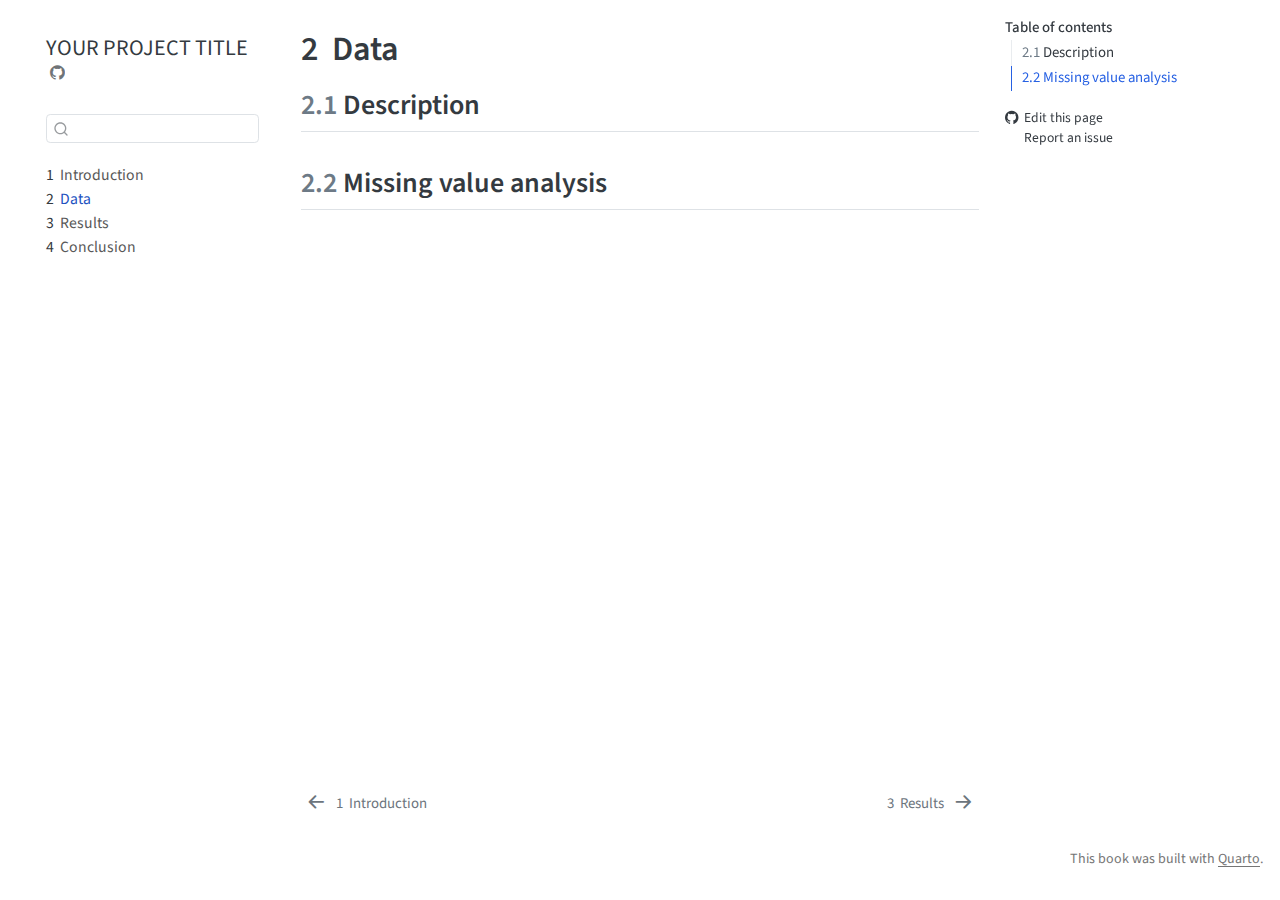
<file: docs/data.html>
<!DOCTYPE html>
<html xmlns="http://www.w3.org/1999/xhtml" lang="en" xml:lang="en"><head>

<meta charset="utf-8">
<meta name="generator" content="quarto-1.7.32">

<meta name="viewport" content="width=device-width, initial-scale=1.0, user-scalable=yes">


<title>2&nbsp; Data – YOUR PROJECT TITLE</title>
<style>
code{white-space: pre-wrap;}
span.smallcaps{font-variant: small-caps;}
div.columns{display: flex; gap: min(4vw, 1.5em);}
div.column{flex: auto; overflow-x: auto;}
div.hanging-indent{margin-left: 1.5em; text-indent: -1.5em;}
ul.task-list{list-style: none;}
ul.task-list li input[type="checkbox"] {
  width: 0.8em;
  margin: 0 0.8em 0.2em -1em; /* quarto-specific, see https://github.com/quarto-dev/quarto-cli/issues/4556 */ 
  vertical-align: middle;
}
</style>


<script src="site_libs/quarto-nav/quarto-nav.js"></script>
<script src="site_libs/quarto-nav/headroom.min.js"></script>
<script src="site_libs/clipboard/clipboard.min.js"></script>
<script src="site_libs/quarto-search/autocomplete.umd.js"></script>
<script src="site_libs/quarto-search/fuse.min.js"></script>
<script src="site_libs/quarto-search/quarto-search.js"></script>
<meta name="quarto:offset" content="./">
<link href="./results.html" rel="next">
<link href="./index.html" rel="prev">
<script src="site_libs/quarto-html/quarto.js" type="module"></script>
<script src="site_libs/quarto-html/tabsets/tabsets.js" type="module"></script>
<script src="site_libs/quarto-html/popper.min.js"></script>
<script src="site_libs/quarto-html/tippy.umd.min.js"></script>
<script src="site_libs/quarto-html/anchor.min.js"></script>
<link href="site_libs/quarto-html/tippy.css" rel="stylesheet">
<link href="site_libs/quarto-html/quarto-syntax-highlighting-37eea08aefeeee20ff55810ff984fec1.css" rel="stylesheet" id="quarto-text-highlighting-styles">
<script src="site_libs/bootstrap/bootstrap.min.js"></script>
<link href="site_libs/bootstrap/bootstrap-icons.css" rel="stylesheet">
<link href="site_libs/bootstrap/bootstrap-485d01fc63b59abcd3ee1bf1e8e2748d.min.css" rel="stylesheet" append-hash="true" id="quarto-bootstrap" data-mode="light">
<script id="quarto-search-options" type="application/json">{
  "location": "sidebar",
  "copy-button": false,
  "collapse-after": 3,
  "panel-placement": "start",
  "type": "textbox",
  "limit": 50,
  "keyboard-shortcut": [
    "f",
    "/",
    "s"
  ],
  "show-item-context": false,
  "language": {
    "search-no-results-text": "No results",
    "search-matching-documents-text": "matching documents",
    "search-copy-link-title": "Copy link to search",
    "search-hide-matches-text": "Hide additional matches",
    "search-more-match-text": "more match in this document",
    "search-more-matches-text": "more matches in this document",
    "search-clear-button-title": "Clear",
    "search-text-placeholder": "",
    "search-detached-cancel-button-title": "Cancel",
    "search-submit-button-title": "Submit",
    "search-label": "Search"
  }
}</script>


</head>

<body class="nav-sidebar floating quarto-light">

<div id="quarto-search-results"></div>
  <header id="quarto-header" class="headroom fixed-top">
  <nav class="quarto-secondary-nav">
    <div class="container-fluid d-flex">
      <button type="button" class="quarto-btn-toggle btn" data-bs-toggle="collapse" role="button" data-bs-target=".quarto-sidebar-collapse-item" aria-controls="quarto-sidebar" aria-expanded="false" aria-label="Toggle sidebar navigation" onclick="if (window.quartoToggleHeadroom) { window.quartoToggleHeadroom(); }">
        <i class="bi bi-layout-text-sidebar-reverse"></i>
      </button>
        <nav class="quarto-page-breadcrumbs" aria-label="breadcrumb"><ol class="breadcrumb"><li class="breadcrumb-item"><a href="./data.html"><span class="chapter-number">2</span>&nbsp; <span class="chapter-title">Data</span></a></li></ol></nav>
        <a class="flex-grow-1" role="navigation" data-bs-toggle="collapse" data-bs-target=".quarto-sidebar-collapse-item" aria-controls="quarto-sidebar" aria-expanded="false" aria-label="Toggle sidebar navigation" onclick="if (window.quartoToggleHeadroom) { window.quartoToggleHeadroom(); }">      
        </a>
      <button type="button" class="btn quarto-search-button" aria-label="Search" onclick="window.quartoOpenSearch();">
        <i class="bi bi-search"></i>
      </button>
    </div>
  </nav>
</header>
<!-- content -->
<div id="quarto-content" class="quarto-container page-columns page-rows-contents page-layout-article">
<!-- sidebar -->
  <nav id="quarto-sidebar" class="sidebar collapse collapse-horizontal quarto-sidebar-collapse-item sidebar-navigation floating overflow-auto">
    <div class="pt-lg-2 mt-2 text-left sidebar-header">
    <div class="sidebar-title mb-0 py-0">
      <a href="./">YOUR PROJECT TITLE</a> 
        <div class="sidebar-tools-main">
    <a href="https://github.com/YOUR_GITHUB_ACCOUNT/REPO_NAME" title="Source Code" class="quarto-navigation-tool px-1" aria-label="Source Code"><i class="bi bi-github"></i></a>
</div>
    </div>
      </div>
        <div class="mt-2 flex-shrink-0 align-items-center">
        <div class="sidebar-search">
        <div id="quarto-search" class="" title="Search"></div>
        </div>
        </div>
    <div class="sidebar-menu-container"> 
    <ul class="list-unstyled mt-1">
        <li class="sidebar-item">
  <div class="sidebar-item-container"> 
  <a href="./index.html" class="sidebar-item-text sidebar-link">
 <span class="menu-text"><span class="chapter-number">1</span>&nbsp; <span class="chapter-title">Introduction</span></span></a>
  </div>
</li>
        <li class="sidebar-item">
  <div class="sidebar-item-container"> 
  <a href="./data.html" class="sidebar-item-text sidebar-link active">
 <span class="menu-text"><span class="chapter-number">2</span>&nbsp; <span class="chapter-title">Data</span></span></a>
  </div>
</li>
        <li class="sidebar-item">
  <div class="sidebar-item-container"> 
  <a href="./results.html" class="sidebar-item-text sidebar-link">
 <span class="menu-text"><span class="chapter-number">3</span>&nbsp; <span class="chapter-title">Results</span></span></a>
  </div>
</li>
        <li class="sidebar-item">
  <div class="sidebar-item-container"> 
  <a href="./conclusion.html" class="sidebar-item-text sidebar-link">
 <span class="menu-text"><span class="chapter-number">4</span>&nbsp; <span class="chapter-title">Conclusion</span></span></a>
  </div>
</li>
    </ul>
    </div>
</nav>
<div id="quarto-sidebar-glass" class="quarto-sidebar-collapse-item" data-bs-toggle="collapse" data-bs-target=".quarto-sidebar-collapse-item"></div>
<!-- margin-sidebar -->
    <div id="quarto-margin-sidebar" class="sidebar margin-sidebar">
        <nav id="TOC" role="doc-toc" class="toc-active">
    <h2 id="toc-title">Table of contents</h2>
   
  <ul>
  <li><a href="#description" id="toc-description" class="nav-link active" data-scroll-target="#description"><span class="header-section-number">2.1</span> Description</a></li>
  <li><a href="#missing-value-analysis" id="toc-missing-value-analysis" class="nav-link" data-scroll-target="#missing-value-analysis"><span class="header-section-number">2.2</span> Missing value analysis</a></li>
  </ul>
<div class="toc-actions"><ul><li><a href="https://github.com/YOUR_GITHUB_ACCOUNT/REPO_NAME/edit/main/data.qmd" class="toc-action"><i class="bi bi-github"></i>Edit this page</a></li><li><a href="https://github.com/YOUR_GITHUB_ACCOUNT/REPO_NAME/issues/new" class="toc-action"><i class="bi empty"></i>Report an issue</a></li></ul></div></nav>
    </div>
<!-- main -->
<main class="content" id="quarto-document-content">

<header id="title-block-header" class="quarto-title-block default">
<div class="quarto-title">
<h1 class="title"><span class="chapter-number">2</span>&nbsp; <span class="chapter-title">Data</span></h1>
</div>



<div class="quarto-title-meta">

    
  
    
  </div>
  


</header>


<section id="description" class="level2" data-number="2.1">
<h2 data-number="2.1" class="anchored" data-anchor-id="description"><span class="header-section-number">2.1</span> Description</h2>
</section>
<section id="missing-value-analysis" class="level2" data-number="2.2">
<h2 data-number="2.2" class="anchored" data-anchor-id="missing-value-analysis"><span class="header-section-number">2.2</span> Missing value analysis</h2>


</section>

</main> <!-- /main -->
<script id="quarto-html-after-body" type="application/javascript">
  window.document.addEventListener("DOMContentLoaded", function (event) {
    const icon = "";
    const anchorJS = new window.AnchorJS();
    anchorJS.options = {
      placement: 'right',
      icon: icon
    };
    anchorJS.add('.anchored');
    const isCodeAnnotation = (el) => {
      for (const clz of el.classList) {
        if (clz.startsWith('code-annotation-')) {                     
          return true;
        }
      }
      return false;
    }
    const onCopySuccess = function(e) {
      // button target
      const button = e.trigger;
      // don't keep focus
      button.blur();
      // flash "checked"
      button.classList.add('code-copy-button-checked');
      var currentTitle = button.getAttribute("title");
      button.setAttribute("title", "Copied!");
      let tooltip;
      if (window.bootstrap) {
        button.setAttribute("data-bs-toggle", "tooltip");
        button.setAttribute("data-bs-placement", "left");
        button.setAttribute("data-bs-title", "Copied!");
        tooltip = new bootstrap.Tooltip(button, 
          { trigger: "manual", 
            customClass: "code-copy-button-tooltip",
            offset: [0, -8]});
        tooltip.show();    
      }
      setTimeout(function() {
        if (tooltip) {
          tooltip.hide();
          button.removeAttribute("data-bs-title");
          button.removeAttribute("data-bs-toggle");
          button.removeAttribute("data-bs-placement");
        }
        button.setAttribute("title", currentTitle);
        button.classList.remove('code-copy-button-checked');
      }, 1000);
      // clear code selection
      e.clearSelection();
    }
    const getTextToCopy = function(trigger) {
        const codeEl = trigger.previousElementSibling.cloneNode(true);
        for (const childEl of codeEl.children) {
          if (isCodeAnnotation(childEl)) {
            childEl.remove();
          }
        }
        return codeEl.innerText;
    }
    const clipboard = new window.ClipboardJS('.code-copy-button:not([data-in-quarto-modal])', {
      text: getTextToCopy
    });
    clipboard.on('success', onCopySuccess);
    if (window.document.getElementById('quarto-embedded-source-code-modal')) {
      const clipboardModal = new window.ClipboardJS('.code-copy-button[data-in-quarto-modal]', {
        text: getTextToCopy,
        container: window.document.getElementById('quarto-embedded-source-code-modal')
      });
      clipboardModal.on('success', onCopySuccess);
    }
      var localhostRegex = new RegExp(/^(?:http|https):\/\/localhost\:?[0-9]*\//);
      var mailtoRegex = new RegExp(/^mailto:/);
        var filterRegex = new RegExp('/' + window.location.host + '/');
      var isInternal = (href) => {
          return filterRegex.test(href) || localhostRegex.test(href) || mailtoRegex.test(href);
      }
      // Inspect non-navigation links and adorn them if external
     var links = window.document.querySelectorAll('a[href]:not(.nav-link):not(.navbar-brand):not(.toc-action):not(.sidebar-link):not(.sidebar-item-toggle):not(.pagination-link):not(.no-external):not([aria-hidden]):not(.dropdown-item):not(.quarto-navigation-tool):not(.about-link)');
      for (var i=0; i<links.length; i++) {
        const link = links[i];
        if (!isInternal(link.href)) {
          // undo the damage that might have been done by quarto-nav.js in the case of
          // links that we want to consider external
          if (link.dataset.originalHref !== undefined) {
            link.href = link.dataset.originalHref;
          }
        }
      }
    function tippyHover(el, contentFn, onTriggerFn, onUntriggerFn) {
      const config = {
        allowHTML: true,
        maxWidth: 500,
        delay: 100,
        arrow: false,
        appendTo: function(el) {
            return el.parentElement;
        },
        interactive: true,
        interactiveBorder: 10,
        theme: 'quarto',
        placement: 'bottom-start',
      };
      if (contentFn) {
        config.content = contentFn;
      }
      if (onTriggerFn) {
        config.onTrigger = onTriggerFn;
      }
      if (onUntriggerFn) {
        config.onUntrigger = onUntriggerFn;
      }
      window.tippy(el, config); 
    }
    const noterefs = window.document.querySelectorAll('a[role="doc-noteref"]');
    for (var i=0; i<noterefs.length; i++) {
      const ref = noterefs[i];
      tippyHover(ref, function() {
        // use id or data attribute instead here
        let href = ref.getAttribute('data-footnote-href') || ref.getAttribute('href');
        try { href = new URL(href).hash; } catch {}
        const id = href.replace(/^#\/?/, "");
        const note = window.document.getElementById(id);
        if (note) {
          return note.innerHTML;
        } else {
          return "";
        }
      });
    }
    const xrefs = window.document.querySelectorAll('a.quarto-xref');
    const processXRef = (id, note) => {
      // Strip column container classes
      const stripColumnClz = (el) => {
        el.classList.remove("page-full", "page-columns");
        if (el.children) {
          for (const child of el.children) {
            stripColumnClz(child);
          }
        }
      }
      stripColumnClz(note)
      if (id === null || id.startsWith('sec-')) {
        // Special case sections, only their first couple elements
        const container = document.createElement("div");
        if (note.children && note.children.length > 2) {
          container.appendChild(note.children[0].cloneNode(true));
          for (let i = 1; i < note.children.length; i++) {
            const child = note.children[i];
            if (child.tagName === "P" && child.innerText === "") {
              continue;
            } else {
              container.appendChild(child.cloneNode(true));
              break;
            }
          }
          if (window.Quarto?.typesetMath) {
            window.Quarto.typesetMath(container);
          }
          return container.innerHTML
        } else {
          if (window.Quarto?.typesetMath) {
            window.Quarto.typesetMath(note);
          }
          return note.innerHTML;
        }
      } else {
        // Remove any anchor links if they are present
        const anchorLink = note.querySelector('a.anchorjs-link');
        if (anchorLink) {
          anchorLink.remove();
        }
        if (window.Quarto?.typesetMath) {
          window.Quarto.typesetMath(note);
        }
        if (note.classList.contains("callout")) {
          return note.outerHTML;
        } else {
          return note.innerHTML;
        }
      }
    }
    for (var i=0; i<xrefs.length; i++) {
      const xref = xrefs[i];
      tippyHover(xref, undefined, function(instance) {
        instance.disable();
        let url = xref.getAttribute('href');
        let hash = undefined; 
        if (url.startsWith('#')) {
          hash = url;
        } else {
          try { hash = new URL(url).hash; } catch {}
        }
        if (hash) {
          const id = hash.replace(/^#\/?/, "");
          const note = window.document.getElementById(id);
          if (note !== null) {
            try {
              const html = processXRef(id, note.cloneNode(true));
              instance.setContent(html);
            } finally {
              instance.enable();
              instance.show();
            }
          } else {
            // See if we can fetch this
            fetch(url.split('#')[0])
            .then(res => res.text())
            .then(html => {
              const parser = new DOMParser();
              const htmlDoc = parser.parseFromString(html, "text/html");
              const note = htmlDoc.getElementById(id);
              if (note !== null) {
                const html = processXRef(id, note);
                instance.setContent(html);
              } 
            }).finally(() => {
              instance.enable();
              instance.show();
            });
          }
        } else {
          // See if we can fetch a full url (with no hash to target)
          // This is a special case and we should probably do some content thinning / targeting
          fetch(url)
          .then(res => res.text())
          .then(html => {
            const parser = new DOMParser();
            const htmlDoc = parser.parseFromString(html, "text/html");
            const note = htmlDoc.querySelector('main.content');
            if (note !== null) {
              // This should only happen for chapter cross references
              // (since there is no id in the URL)
              // remove the first header
              if (note.children.length > 0 && note.children[0].tagName === "HEADER") {
                note.children[0].remove();
              }
              const html = processXRef(null, note);
              instance.setContent(html);
            } 
          }).finally(() => {
            instance.enable();
            instance.show();
          });
        }
      }, function(instance) {
      });
    }
        let selectedAnnoteEl;
        const selectorForAnnotation = ( cell, annotation) => {
          let cellAttr = 'data-code-cell="' + cell + '"';
          let lineAttr = 'data-code-annotation="' +  annotation + '"';
          const selector = 'span[' + cellAttr + '][' + lineAttr + ']';
          return selector;
        }
        const selectCodeLines = (annoteEl) => {
          const doc = window.document;
          const targetCell = annoteEl.getAttribute("data-target-cell");
          const targetAnnotation = annoteEl.getAttribute("data-target-annotation");
          const annoteSpan = window.document.querySelector(selectorForAnnotation(targetCell, targetAnnotation));
          const lines = annoteSpan.getAttribute("data-code-lines").split(",");
          const lineIds = lines.map((line) => {
            return targetCell + "-" + line;
          })
          let top = null;
          let height = null;
          let parent = null;
          if (lineIds.length > 0) {
              //compute the position of the single el (top and bottom and make a div)
              const el = window.document.getElementById(lineIds[0]);
              top = el.offsetTop;
              height = el.offsetHeight;
              parent = el.parentElement.parentElement;
            if (lineIds.length > 1) {
              const lastEl = window.document.getElementById(lineIds[lineIds.length - 1]);
              const bottom = lastEl.offsetTop + lastEl.offsetHeight;
              height = bottom - top;
            }
            if (top !== null && height !== null && parent !== null) {
              // cook up a div (if necessary) and position it 
              let div = window.document.getElementById("code-annotation-line-highlight");
              if (div === null) {
                div = window.document.createElement("div");
                div.setAttribute("id", "code-annotation-line-highlight");
                div.style.position = 'absolute';
                parent.appendChild(div);
              }
              div.style.top = top - 2 + "px";
              div.style.height = height + 4 + "px";
              div.style.left = 0;
              let gutterDiv = window.document.getElementById("code-annotation-line-highlight-gutter");
              if (gutterDiv === null) {
                gutterDiv = window.document.createElement("div");
                gutterDiv.setAttribute("id", "code-annotation-line-highlight-gutter");
                gutterDiv.style.position = 'absolute';
                const codeCell = window.document.getElementById(targetCell);
                const gutter = codeCell.querySelector('.code-annotation-gutter');
                gutter.appendChild(gutterDiv);
              }
              gutterDiv.style.top = top - 2 + "px";
              gutterDiv.style.height = height + 4 + "px";
            }
            selectedAnnoteEl = annoteEl;
          }
        };
        const unselectCodeLines = () => {
          const elementsIds = ["code-annotation-line-highlight", "code-annotation-line-highlight-gutter"];
          elementsIds.forEach((elId) => {
            const div = window.document.getElementById(elId);
            if (div) {
              div.remove();
            }
          });
          selectedAnnoteEl = undefined;
        };
          // Handle positioning of the toggle
      window.addEventListener(
        "resize",
        throttle(() => {
          elRect = undefined;
          if (selectedAnnoteEl) {
            selectCodeLines(selectedAnnoteEl);
          }
        }, 10)
      );
      function throttle(fn, ms) {
      let throttle = false;
      let timer;
        return (...args) => {
          if(!throttle) { // first call gets through
              fn.apply(this, args);
              throttle = true;
          } else { // all the others get throttled
              if(timer) clearTimeout(timer); // cancel #2
              timer = setTimeout(() => {
                fn.apply(this, args);
                timer = throttle = false;
              }, ms);
          }
        };
      }
        // Attach click handler to the DT
        const annoteDls = window.document.querySelectorAll('dt[data-target-cell]');
        for (const annoteDlNode of annoteDls) {
          annoteDlNode.addEventListener('click', (event) => {
            const clickedEl = event.target;
            if (clickedEl !== selectedAnnoteEl) {
              unselectCodeLines();
              const activeEl = window.document.querySelector('dt[data-target-cell].code-annotation-active');
              if (activeEl) {
                activeEl.classList.remove('code-annotation-active');
              }
              selectCodeLines(clickedEl);
              clickedEl.classList.add('code-annotation-active');
            } else {
              // Unselect the line
              unselectCodeLines();
              clickedEl.classList.remove('code-annotation-active');
            }
          });
        }
    const findCites = (el) => {
      const parentEl = el.parentElement;
      if (parentEl) {
        const cites = parentEl.dataset.cites;
        if (cites) {
          return {
            el,
            cites: cites.split(' ')
          };
        } else {
          return findCites(el.parentElement)
        }
      } else {
        return undefined;
      }
    };
    var bibliorefs = window.document.querySelectorAll('a[role="doc-biblioref"]');
    for (var i=0; i<bibliorefs.length; i++) {
      const ref = bibliorefs[i];
      const citeInfo = findCites(ref);
      if (citeInfo) {
        tippyHover(citeInfo.el, function() {
          var popup = window.document.createElement('div');
          citeInfo.cites.forEach(function(cite) {
            var citeDiv = window.document.createElement('div');
            citeDiv.classList.add('hanging-indent');
            citeDiv.classList.add('csl-entry');
            var biblioDiv = window.document.getElementById('ref-' + cite);
            if (biblioDiv) {
              citeDiv.innerHTML = biblioDiv.innerHTML;
            }
            popup.appendChild(citeDiv);
          });
          return popup.innerHTML;
        });
      }
    }
  });
  </script>
<nav class="page-navigation">
  <div class="nav-page nav-page-previous">
      <a href="./index.html" class="pagination-link" aria-label="Introduction">
        <i class="bi bi-arrow-left-short"></i> <span class="nav-page-text"><span class="chapter-number">1</span>&nbsp; <span class="chapter-title">Introduction</span></span>
      </a>          
  </div>
  <div class="nav-page nav-page-next">
      <a href="./results.html" class="pagination-link" aria-label="Results">
        <span class="nav-page-text"><span class="chapter-number">3</span>&nbsp; <span class="chapter-title">Results</span></span> <i class="bi bi-arrow-right-short"></i>
      </a>
  </div>
</nav>
</div> <!-- /content -->
<footer class="footer">
  <div class="nav-footer">
    <div class="nav-footer-left">
      &nbsp;
    </div>   
    <div class="nav-footer-center">
      &nbsp;
    <div class="toc-actions d-sm-block d-md-none"><ul><li><a href="https://github.com/YOUR_GITHUB_ACCOUNT/REPO_NAME/edit/main/data.qmd" class="toc-action"><i class="bi bi-github"></i>Edit this page</a></li><li><a href="https://github.com/YOUR_GITHUB_ACCOUNT/REPO_NAME/issues/new" class="toc-action"><i class="bi empty"></i>Report an issue</a></li></ul></div></div>
    <div class="nav-footer-right">
<p>This book was built with <a href="https://quarto.org/">Quarto</a>.</p>
</div>
  </div>
</footer>




</body></html>
</file>
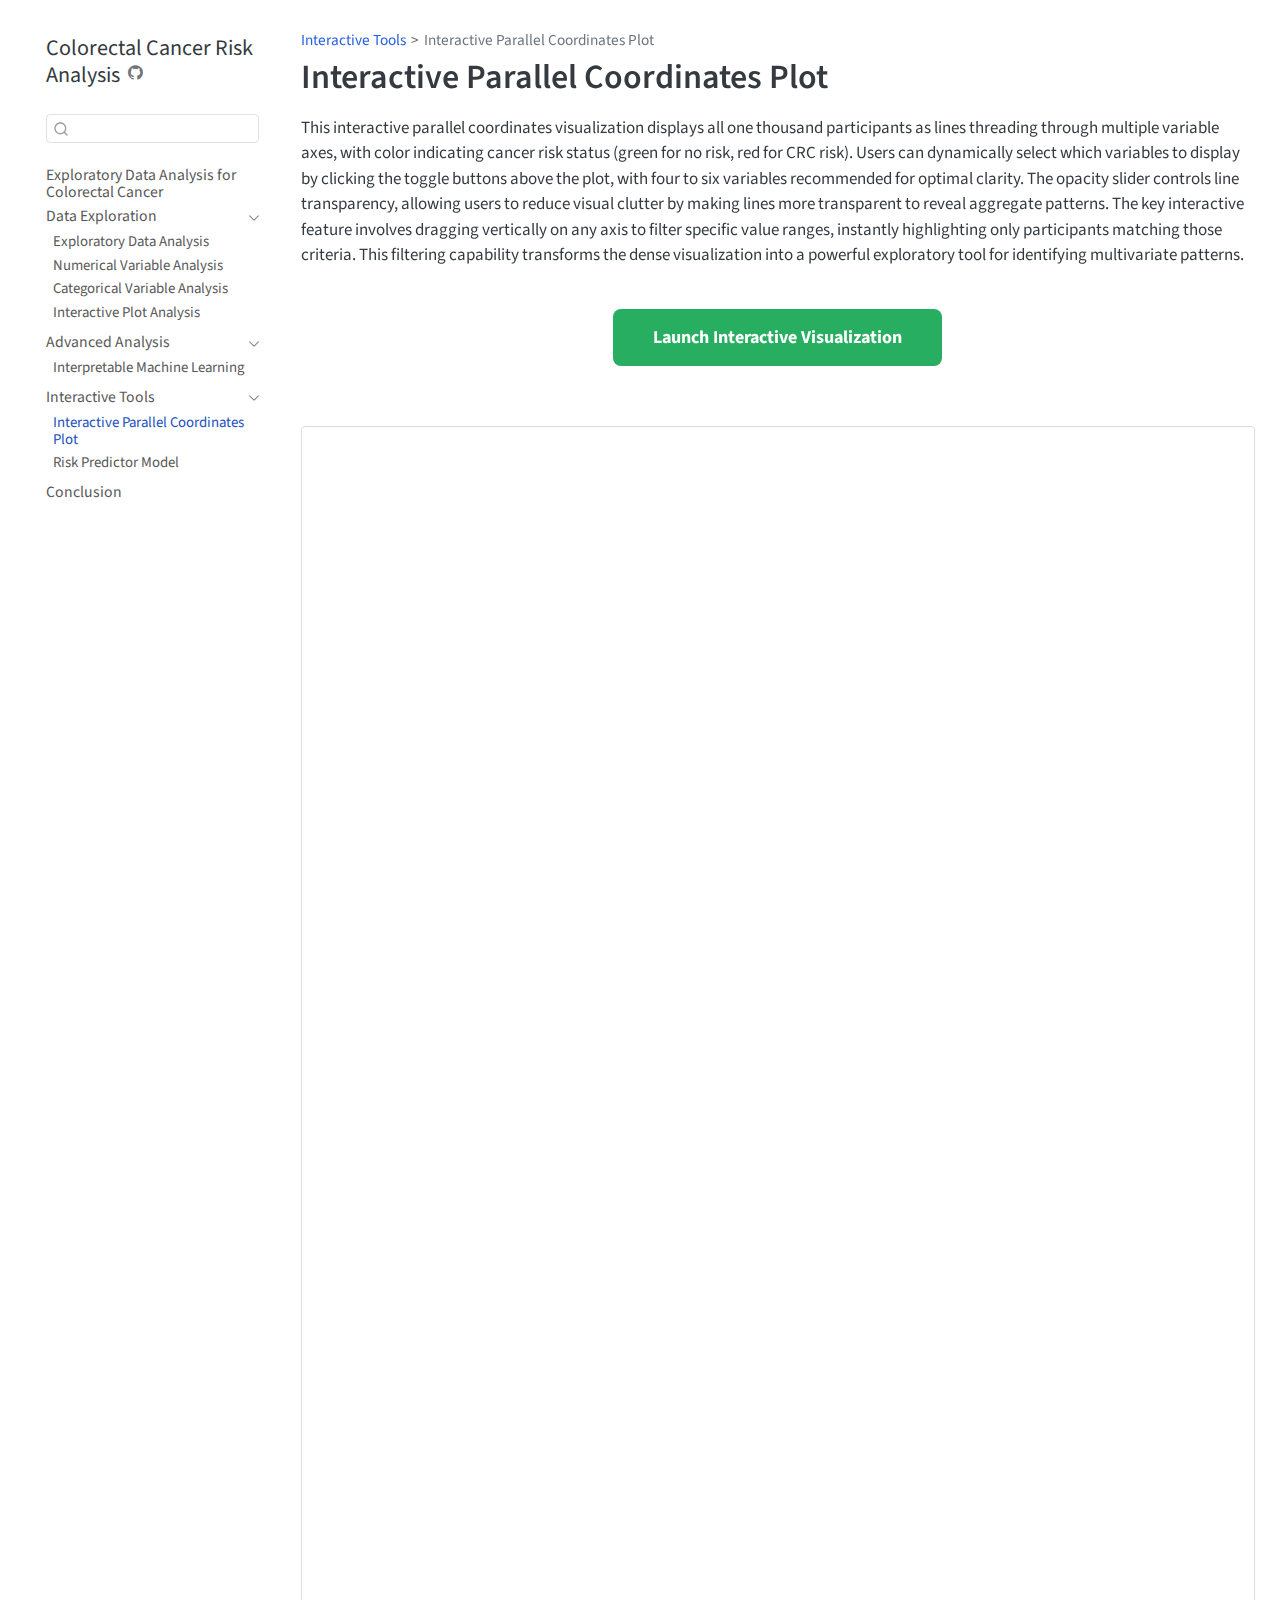
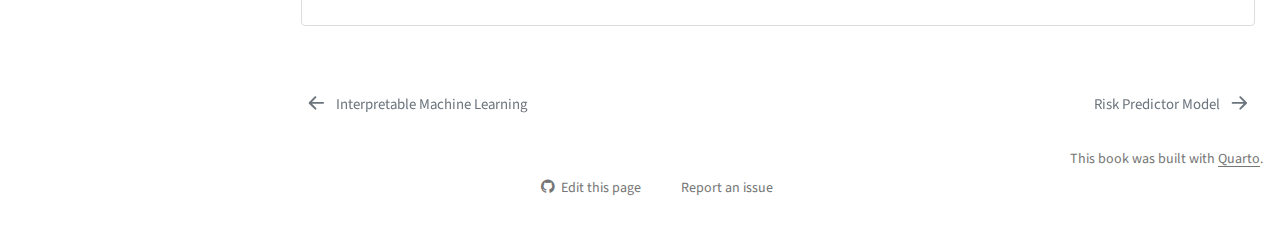
<file: docs/interactive_parallel_coords.html>
<!DOCTYPE html>
<html xmlns="http://www.w3.org/1999/xhtml" lang="en" xml:lang="en"><head>

<meta charset="utf-8">
<meta name="generator" content="quarto-1.7.32">

<meta name="viewport" content="width=device-width, initial-scale=1.0, user-scalable=yes">


<title>Interactive Parallel Coordinates Plot – Colorectal Cancer Risk Analysis</title>
<style>
code{white-space: pre-wrap;}
span.smallcaps{font-variant: small-caps;}
div.columns{display: flex; gap: min(4vw, 1.5em);}
div.column{flex: auto; overflow-x: auto;}
div.hanging-indent{margin-left: 1.5em; text-indent: -1.5em;}
ul.task-list{list-style: none;}
ul.task-list li input[type="checkbox"] {
  width: 0.8em;
  margin: 0 0.8em 0.2em -1em; /* quarto-specific, see https://github.com/quarto-dev/quarto-cli/issues/4556 */ 
  vertical-align: middle;
}
</style>


<script src="site_libs/quarto-nav/quarto-nav.js"></script>
<script src="site_libs/quarto-nav/headroom.min.js"></script>
<script src="site_libs/clipboard/clipboard.min.js"></script>
<script src="site_libs/quarto-search/autocomplete.umd.js"></script>
<script src="site_libs/quarto-search/fuse.min.js"></script>
<script src="site_libs/quarto-search/quarto-search.js"></script>
<meta name="quarto:offset" content="./">
<link href="./risk_prediction.html" rel="next">
<link href="./CRC_IML_Analysis.html" rel="prev">
<script src="site_libs/quarto-html/quarto.js" type="module"></script>
<script src="site_libs/quarto-html/tabsets/tabsets.js" type="module"></script>
<script src="site_libs/quarto-html/popper.min.js"></script>
<script src="site_libs/quarto-html/tippy.umd.min.js"></script>
<script src="site_libs/quarto-html/anchor.min.js"></script>
<link href="site_libs/quarto-html/tippy.css" rel="stylesheet">
<link href="site_libs/quarto-html/quarto-syntax-highlighting-37eea08aefeeee20ff55810ff984fec1.css" rel="stylesheet" id="quarto-text-highlighting-styles">
<script src="site_libs/bootstrap/bootstrap.min.js"></script>
<link href="site_libs/bootstrap/bootstrap-icons.css" rel="stylesheet">
<link href="site_libs/bootstrap/bootstrap-b4506f859d1a3f0145e0503cc3b7d6a5.min.css" rel="stylesheet" append-hash="true" id="quarto-bootstrap" data-mode="light">
<script id="quarto-search-options" type="application/json">{
  "location": "sidebar",
  "copy-button": false,
  "collapse-after": 3,
  "panel-placement": "start",
  "type": "textbox",
  "limit": 50,
  "keyboard-shortcut": [
    "f",
    "/",
    "s"
  ],
  "show-item-context": false,
  "language": {
    "search-no-results-text": "No results",
    "search-matching-documents-text": "matching documents",
    "search-copy-link-title": "Copy link to search",
    "search-hide-matches-text": "Hide additional matches",
    "search-more-match-text": "more match in this document",
    "search-more-matches-text": "more matches in this document",
    "search-clear-button-title": "Clear",
    "search-text-placeholder": "",
    "search-detached-cancel-button-title": "Cancel",
    "search-submit-button-title": "Submit",
    "search-label": "Search"
  }
}</script>


</head>

<body class="nav-sidebar floating quarto-light">

<div id="quarto-search-results"></div>
  <header id="quarto-header" class="headroom fixed-top">
  <nav class="quarto-secondary-nav">
    <div class="container-fluid d-flex">
      <button type="button" class="quarto-btn-toggle btn" data-bs-toggle="collapse" role="button" data-bs-target=".quarto-sidebar-collapse-item" aria-controls="quarto-sidebar" aria-expanded="false" aria-label="Toggle sidebar navigation" onclick="if (window.quartoToggleHeadroom) { window.quartoToggleHeadroom(); }">
        <i class="bi bi-layout-text-sidebar-reverse"></i>
      </button>
        <nav class="quarto-page-breadcrumbs" aria-label="breadcrumb"><ol class="breadcrumb"><li class="breadcrumb-item"><a href="./interactive_parallel_coords.html">Interactive Tools</a></li><li class="breadcrumb-item"><a href="./interactive_parallel_coords.html"><span class="chapter-title">Interactive Parallel Coordinates Plot</span></a></li></ol></nav>
        <a class="flex-grow-1" role="navigation" data-bs-toggle="collapse" data-bs-target=".quarto-sidebar-collapse-item" aria-controls="quarto-sidebar" aria-expanded="false" aria-label="Toggle sidebar navigation" onclick="if (window.quartoToggleHeadroom) { window.quartoToggleHeadroom(); }">      
        </a>
      <button type="button" class="btn quarto-search-button" aria-label="Search" onclick="window.quartoOpenSearch();">
        <i class="bi bi-search"></i>
      </button>
    </div>
  </nav>
</header>
<!-- content -->
<div id="quarto-content" class="quarto-container page-columns page-rows-contents page-layout-full">
<!-- sidebar -->
  <nav id="quarto-sidebar" class="sidebar collapse collapse-horizontal quarto-sidebar-collapse-item sidebar-navigation floating overflow-auto">
    <div class="pt-lg-2 mt-2 text-left sidebar-header">
    <div class="sidebar-title mb-0 py-0">
      <a href="./">Colorectal Cancer Risk Analysis</a> 
        <div class="sidebar-tools-main">
    <a href="https://github.com/KshamaaS/colorectal-cancer-analysis" title="Source Code" class="quarto-navigation-tool px-1" aria-label="Source Code"><i class="bi bi-github"></i></a>
</div>
    </div>
      </div>
        <div class="mt-2 flex-shrink-0 align-items-center">
        <div class="sidebar-search">
        <div id="quarto-search" class="" title="Search"></div>
        </div>
        </div>
    <div class="sidebar-menu-container"> 
    <ul class="list-unstyled mt-1">
        <li class="sidebar-item">
  <div class="sidebar-item-container"> 
  <a href="./index.html" class="sidebar-item-text sidebar-link"><span class="chapter-title">Exploratory Data Analysis for Colorectal Cancer</span></a>
  </div>
</li>
        <li class="sidebar-item sidebar-item-section">
      <div class="sidebar-item-container"> 
            <a class="sidebar-item-text sidebar-link text-start" data-bs-toggle="collapse" data-bs-target="#quarto-sidebar-section-1" role="navigation" aria-expanded="true">
 <span class="menu-text">Data Exploration</span></a>
          <a class="sidebar-item-toggle text-start" data-bs-toggle="collapse" data-bs-target="#quarto-sidebar-section-1" role="navigation" aria-expanded="true" aria-label="Toggle section">
            <i class="bi bi-chevron-right ms-2"></i>
          </a> 
      </div>
      <ul id="quarto-sidebar-section-1" class="collapse list-unstyled sidebar-section depth1 show">  
          <li class="sidebar-item">
  <div class="sidebar-item-container"> 
  <a href="./CRC_EDA.html" class="sidebar-item-text sidebar-link"><span class="chapter-title">Exploratory Data Analysis</span></a>
  </div>
</li>
          <li class="sidebar-item">
  <div class="sidebar-item-container"> 
  <a href="./CRC_Numerical_Variable_Analysis.html" class="sidebar-item-text sidebar-link"><span class="chapter-title">Numerical Variable Analysis</span></a>
  </div>
</li>
          <li class="sidebar-item">
  <div class="sidebar-item-container"> 
  <a href="./CRC_Categorical_Variable_Analysis.html" class="sidebar-item-text sidebar-link"><span class="chapter-title">Categorical Variable Analysis</span></a>
  </div>
</li>
          <li class="sidebar-item">
  <div class="sidebar-item-container"> 
  <a href="./CRC_Variable_Analysis.html" class="sidebar-item-text sidebar-link"><span class="chapter-title">Interactive Plot Analysis</span></a>
  </div>
</li>
      </ul>
  </li>
        <li class="sidebar-item sidebar-item-section">
      <div class="sidebar-item-container"> 
            <a class="sidebar-item-text sidebar-link text-start" data-bs-toggle="collapse" data-bs-target="#quarto-sidebar-section-2" role="navigation" aria-expanded="true">
 <span class="menu-text">Advanced Analysis</span></a>
          <a class="sidebar-item-toggle text-start" data-bs-toggle="collapse" data-bs-target="#quarto-sidebar-section-2" role="navigation" aria-expanded="true" aria-label="Toggle section">
            <i class="bi bi-chevron-right ms-2"></i>
          </a> 
      </div>
      <ul id="quarto-sidebar-section-2" class="collapse list-unstyled sidebar-section depth1 show">  
          <li class="sidebar-item">
  <div class="sidebar-item-container"> 
  <a href="./CRC_IML_Analysis.html" class="sidebar-item-text sidebar-link"><span class="chapter-title">Interpretable Machine Learning</span></a>
  </div>
</li>
      </ul>
  </li>
        <li class="sidebar-item sidebar-item-section">
      <div class="sidebar-item-container"> 
            <a class="sidebar-item-text sidebar-link text-start" data-bs-toggle="collapse" data-bs-target="#quarto-sidebar-section-3" role="navigation" aria-expanded="true">
 <span class="menu-text">Interactive Tools</span></a>
          <a class="sidebar-item-toggle text-start" data-bs-toggle="collapse" data-bs-target="#quarto-sidebar-section-3" role="navigation" aria-expanded="true" aria-label="Toggle section">
            <i class="bi bi-chevron-right ms-2"></i>
          </a> 
      </div>
      <ul id="quarto-sidebar-section-3" class="collapse list-unstyled sidebar-section depth1 show">  
          <li class="sidebar-item">
  <div class="sidebar-item-container"> 
  <a href="./interactive_parallel_coords.html" class="sidebar-item-text sidebar-link active"><span class="chapter-title">Interactive Parallel Coordinates Plot</span></a>
  </div>
</li>
          <li class="sidebar-item">
  <div class="sidebar-item-container"> 
  <a href="./risk_prediction.html" class="sidebar-item-text sidebar-link"><span class="chapter-title">Risk Predictor Model</span></a>
  </div>
</li>
      </ul>
  </li>
        <li class="sidebar-item">
  <div class="sidebar-item-container"> 
  <a href="./conclusion.html" class="sidebar-item-text sidebar-link"><span class="chapter-title">Conclusion</span></a>
  </div>
</li>
    </ul>
    </div>
</nav>
<div id="quarto-sidebar-glass" class="quarto-sidebar-collapse-item" data-bs-toggle="collapse" data-bs-target=".quarto-sidebar-collapse-item"></div>
<!-- margin-sidebar -->
    <div id="quarto-margin-sidebar" class="sidebar margin-sidebar zindex-bottom">
        
    </div>
<!-- main -->
<main class="content column-page-right" id="quarto-document-content">

<header id="title-block-header" class="quarto-title-block default"><nav class="quarto-page-breadcrumbs quarto-title-breadcrumbs d-none d-lg-block" aria-label="breadcrumb"><ol class="breadcrumb"><li class="breadcrumb-item"><a href="./interactive_parallel_coords.html">Interactive Tools</a></li><li class="breadcrumb-item"><a href="./interactive_parallel_coords.html"><span class="chapter-title">Interactive Parallel Coordinates Plot</span></a></li></ol></nav>
<div class="quarto-title">
<h1 class="title"><span class="chapter-title">Interactive Parallel Coordinates Plot</span></h1>
</div>



<div class="quarto-title-meta column-page-right">

    
  
    
  </div>
  


</header>


<p>This interactive parallel coordinates visualization displays all one thousand participants as lines threading through multiple variable axes, with color indicating cancer risk status (green for no risk, red for CRC risk). Users can dynamically select which variables to display by clicking the toggle buttons above the plot, with four to six variables recommended for optimal clarity. The opacity slider controls line transparency, allowing users to reduce visual clutter by making lines more transparent to reveal aggregate patterns. The key interactive feature involves dragging vertically on any axis to filter specific value ranges, instantly highlighting only participants matching those criteria. This filtering capability transforms the dense visualization into a powerful exploratory tool for identifying multivariate patterns.</p>
<div style="text-align: center; margin: 40px 0;">
<p><a href="https://qpwgv0-kshamaa-suresh.shinyapps.io/parallel_coordinates_plot/" target="_blank" style="display: inline-block; padding: 15px 40px; background-color: #27AE60; color: white; text-decoration: none; border-radius: 8px; font-size: 18px; font-weight: bold;"> Launch Interactive Visualization </a></p>
</div>
<iframe src="https://qpwgv0-kshamaa-suresh.shinyapps.io/parallel_coordinates_plot/" width="100%" height="1200px" style="border: 1px solid #ddd; border-radius: 4px; margin-top: 20px;">
</iframe>



</main> <!-- /main -->
<script id="quarto-html-after-body" type="application/javascript">
  window.document.addEventListener("DOMContentLoaded", function (event) {
    const icon = "";
    const anchorJS = new window.AnchorJS();
    anchorJS.options = {
      placement: 'right',
      icon: icon
    };
    anchorJS.add('.anchored');
    const isCodeAnnotation = (el) => {
      for (const clz of el.classList) {
        if (clz.startsWith('code-annotation-')) {                     
          return true;
        }
      }
      return false;
    }
    const onCopySuccess = function(e) {
      // button target
      const button = e.trigger;
      // don't keep focus
      button.blur();
      // flash "checked"
      button.classList.add('code-copy-button-checked');
      var currentTitle = button.getAttribute("title");
      button.setAttribute("title", "Copied!");
      let tooltip;
      if (window.bootstrap) {
        button.setAttribute("data-bs-toggle", "tooltip");
        button.setAttribute("data-bs-placement", "left");
        button.setAttribute("data-bs-title", "Copied!");
        tooltip = new bootstrap.Tooltip(button, 
          { trigger: "manual", 
            customClass: "code-copy-button-tooltip",
            offset: [0, -8]});
        tooltip.show();    
      }
      setTimeout(function() {
        if (tooltip) {
          tooltip.hide();
          button.removeAttribute("data-bs-title");
          button.removeAttribute("data-bs-toggle");
          button.removeAttribute("data-bs-placement");
        }
        button.setAttribute("title", currentTitle);
        button.classList.remove('code-copy-button-checked');
      }, 1000);
      // clear code selection
      e.clearSelection();
    }
    const getTextToCopy = function(trigger) {
        const codeEl = trigger.previousElementSibling.cloneNode(true);
        for (const childEl of codeEl.children) {
          if (isCodeAnnotation(childEl)) {
            childEl.remove();
          }
        }
        return codeEl.innerText;
    }
    const clipboard = new window.ClipboardJS('.code-copy-button:not([data-in-quarto-modal])', {
      text: getTextToCopy
    });
    clipboard.on('success', onCopySuccess);
    if (window.document.getElementById('quarto-embedded-source-code-modal')) {
      const clipboardModal = new window.ClipboardJS('.code-copy-button[data-in-quarto-modal]', {
        text: getTextToCopy,
        container: window.document.getElementById('quarto-embedded-source-code-modal')
      });
      clipboardModal.on('success', onCopySuccess);
    }
      var localhostRegex = new RegExp(/^(?:http|https):\/\/localhost\:?[0-9]*\//);
      var mailtoRegex = new RegExp(/^mailto:/);
        var filterRegex = new RegExp('/' + window.location.host + '/');
      var isInternal = (href) => {
          return filterRegex.test(href) || localhostRegex.test(href) || mailtoRegex.test(href);
      }
      // Inspect non-navigation links and adorn them if external
     var links = window.document.querySelectorAll('a[href]:not(.nav-link):not(.navbar-brand):not(.toc-action):not(.sidebar-link):not(.sidebar-item-toggle):not(.pagination-link):not(.no-external):not([aria-hidden]):not(.dropdown-item):not(.quarto-navigation-tool):not(.about-link)');
      for (var i=0; i<links.length; i++) {
        const link = links[i];
        if (!isInternal(link.href)) {
          // undo the damage that might have been done by quarto-nav.js in the case of
          // links that we want to consider external
          if (link.dataset.originalHref !== undefined) {
            link.href = link.dataset.originalHref;
          }
        }
      }
    function tippyHover(el, contentFn, onTriggerFn, onUntriggerFn) {
      const config = {
        allowHTML: true,
        maxWidth: 500,
        delay: 100,
        arrow: false,
        appendTo: function(el) {
            return el.parentElement;
        },
        interactive: true,
        interactiveBorder: 10,
        theme: 'quarto',
        placement: 'bottom-start',
      };
      if (contentFn) {
        config.content = contentFn;
      }
      if (onTriggerFn) {
        config.onTrigger = onTriggerFn;
      }
      if (onUntriggerFn) {
        config.onUntrigger = onUntriggerFn;
      }
      window.tippy(el, config); 
    }
    const noterefs = window.document.querySelectorAll('a[role="doc-noteref"]');
    for (var i=0; i<noterefs.length; i++) {
      const ref = noterefs[i];
      tippyHover(ref, function() {
        // use id or data attribute instead here
        let href = ref.getAttribute('data-footnote-href') || ref.getAttribute('href');
        try { href = new URL(href).hash; } catch {}
        const id = href.replace(/^#\/?/, "");
        const note = window.document.getElementById(id);
        if (note) {
          return note.innerHTML;
        } else {
          return "";
        }
      });
    }
    const xrefs = window.document.querySelectorAll('a.quarto-xref');
    const processXRef = (id, note) => {
      // Strip column container classes
      const stripColumnClz = (el) => {
        el.classList.remove("page-full", "page-columns");
        if (el.children) {
          for (const child of el.children) {
            stripColumnClz(child);
          }
        }
      }
      stripColumnClz(note)
      if (id === null || id.startsWith('sec-')) {
        // Special case sections, only their first couple elements
        const container = document.createElement("div");
        if (note.children && note.children.length > 2) {
          container.appendChild(note.children[0].cloneNode(true));
          for (let i = 1; i < note.children.length; i++) {
            const child = note.children[i];
            if (child.tagName === "P" && child.innerText === "") {
              continue;
            } else {
              container.appendChild(child.cloneNode(true));
              break;
            }
          }
          if (window.Quarto?.typesetMath) {
            window.Quarto.typesetMath(container);
          }
          return container.innerHTML
        } else {
          if (window.Quarto?.typesetMath) {
            window.Quarto.typesetMath(note);
          }
          return note.innerHTML;
        }
      } else {
        // Remove any anchor links if they are present
        const anchorLink = note.querySelector('a.anchorjs-link');
        if (anchorLink) {
          anchorLink.remove();
        }
        if (window.Quarto?.typesetMath) {
          window.Quarto.typesetMath(note);
        }
        if (note.classList.contains("callout")) {
          return note.outerHTML;
        } else {
          return note.innerHTML;
        }
      }
    }
    for (var i=0; i<xrefs.length; i++) {
      const xref = xrefs[i];
      tippyHover(xref, undefined, function(instance) {
        instance.disable();
        let url = xref.getAttribute('href');
        let hash = undefined; 
        if (url.startsWith('#')) {
          hash = url;
        } else {
          try { hash = new URL(url).hash; } catch {}
        }
        if (hash) {
          const id = hash.replace(/^#\/?/, "");
          const note = window.document.getElementById(id);
          if (note !== null) {
            try {
              const html = processXRef(id, note.cloneNode(true));
              instance.setContent(html);
            } finally {
              instance.enable();
              instance.show();
            }
          } else {
            // See if we can fetch this
            fetch(url.split('#')[0])
            .then(res => res.text())
            .then(html => {
              const parser = new DOMParser();
              const htmlDoc = parser.parseFromString(html, "text/html");
              const note = htmlDoc.getElementById(id);
              if (note !== null) {
                const html = processXRef(id, note);
                instance.setContent(html);
              } 
            }).finally(() => {
              instance.enable();
              instance.show();
            });
          }
        } else {
          // See if we can fetch a full url (with no hash to target)
          // This is a special case and we should probably do some content thinning / targeting
          fetch(url)
          .then(res => res.text())
          .then(html => {
            const parser = new DOMParser();
            const htmlDoc = parser.parseFromString(html, "text/html");
            const note = htmlDoc.querySelector('main.content');
            if (note !== null) {
              // This should only happen for chapter cross references
              // (since there is no id in the URL)
              // remove the first header
              if (note.children.length > 0 && note.children[0].tagName === "HEADER") {
                note.children[0].remove();
              }
              const html = processXRef(null, note);
              instance.setContent(html);
            } 
          }).finally(() => {
            instance.enable();
            instance.show();
          });
        }
      }, function(instance) {
      });
    }
        let selectedAnnoteEl;
        const selectorForAnnotation = ( cell, annotation) => {
          let cellAttr = 'data-code-cell="' + cell + '"';
          let lineAttr = 'data-code-annotation="' +  annotation + '"';
          const selector = 'span[' + cellAttr + '][' + lineAttr + ']';
          return selector;
        }
        const selectCodeLines = (annoteEl) => {
          const doc = window.document;
          const targetCell = annoteEl.getAttribute("data-target-cell");
          const targetAnnotation = annoteEl.getAttribute("data-target-annotation");
          const annoteSpan = window.document.querySelector(selectorForAnnotation(targetCell, targetAnnotation));
          const lines = annoteSpan.getAttribute("data-code-lines").split(",");
          const lineIds = lines.map((line) => {
            return targetCell + "-" + line;
          })
          let top = null;
          let height = null;
          let parent = null;
          if (lineIds.length > 0) {
              //compute the position of the single el (top and bottom and make a div)
              const el = window.document.getElementById(lineIds[0]);
              top = el.offsetTop;
              height = el.offsetHeight;
              parent = el.parentElement.parentElement;
            if (lineIds.length > 1) {
              const lastEl = window.document.getElementById(lineIds[lineIds.length - 1]);
              const bottom = lastEl.offsetTop + lastEl.offsetHeight;
              height = bottom - top;
            }
            if (top !== null && height !== null && parent !== null) {
              // cook up a div (if necessary) and position it 
              let div = window.document.getElementById("code-annotation-line-highlight");
              if (div === null) {
                div = window.document.createElement("div");
                div.setAttribute("id", "code-annotation-line-highlight");
                div.style.position = 'absolute';
                parent.appendChild(div);
              }
              div.style.top = top - 2 + "px";
              div.style.height = height + 4 + "px";
              div.style.left = 0;
              let gutterDiv = window.document.getElementById("code-annotation-line-highlight-gutter");
              if (gutterDiv === null) {
                gutterDiv = window.document.createElement("div");
                gutterDiv.setAttribute("id", "code-annotation-line-highlight-gutter");
                gutterDiv.style.position = 'absolute';
                const codeCell = window.document.getElementById(targetCell);
                const gutter = codeCell.querySelector('.code-annotation-gutter');
                gutter.appendChild(gutterDiv);
              }
              gutterDiv.style.top = top - 2 + "px";
              gutterDiv.style.height = height + 4 + "px";
            }
            selectedAnnoteEl = annoteEl;
          }
        };
        const unselectCodeLines = () => {
          const elementsIds = ["code-annotation-line-highlight", "code-annotation-line-highlight-gutter"];
          elementsIds.forEach((elId) => {
            const div = window.document.getElementById(elId);
            if (div) {
              div.remove();
            }
          });
          selectedAnnoteEl = undefined;
        };
          // Handle positioning of the toggle
      window.addEventListener(
        "resize",
        throttle(() => {
          elRect = undefined;
          if (selectedAnnoteEl) {
            selectCodeLines(selectedAnnoteEl);
          }
        }, 10)
      );
      function throttle(fn, ms) {
      let throttle = false;
      let timer;
        return (...args) => {
          if(!throttle) { // first call gets through
              fn.apply(this, args);
              throttle = true;
          } else { // all the others get throttled
              if(timer) clearTimeout(timer); // cancel #2
              timer = setTimeout(() => {
                fn.apply(this, args);
                timer = throttle = false;
              }, ms);
          }
        };
      }
        // Attach click handler to the DT
        const annoteDls = window.document.querySelectorAll('dt[data-target-cell]');
        for (const annoteDlNode of annoteDls) {
          annoteDlNode.addEventListener('click', (event) => {
            const clickedEl = event.target;
            if (clickedEl !== selectedAnnoteEl) {
              unselectCodeLines();
              const activeEl = window.document.querySelector('dt[data-target-cell].code-annotation-active');
              if (activeEl) {
                activeEl.classList.remove('code-annotation-active');
              }
              selectCodeLines(clickedEl);
              clickedEl.classList.add('code-annotation-active');
            } else {
              // Unselect the line
              unselectCodeLines();
              clickedEl.classList.remove('code-annotation-active');
            }
          });
        }
    const findCites = (el) => {
      const parentEl = el.parentElement;
      if (parentEl) {
        const cites = parentEl.dataset.cites;
        if (cites) {
          return {
            el,
            cites: cites.split(' ')
          };
        } else {
          return findCites(el.parentElement)
        }
      } else {
        return undefined;
      }
    };
    var bibliorefs = window.document.querySelectorAll('a[role="doc-biblioref"]');
    for (var i=0; i<bibliorefs.length; i++) {
      const ref = bibliorefs[i];
      const citeInfo = findCites(ref);
      if (citeInfo) {
        tippyHover(citeInfo.el, function() {
          var popup = window.document.createElement('div');
          citeInfo.cites.forEach(function(cite) {
            var citeDiv = window.document.createElement('div');
            citeDiv.classList.add('hanging-indent');
            citeDiv.classList.add('csl-entry');
            var biblioDiv = window.document.getElementById('ref-' + cite);
            if (biblioDiv) {
              citeDiv.innerHTML = biblioDiv.innerHTML;
            }
            popup.appendChild(citeDiv);
          });
          return popup.innerHTML;
        });
      }
    }
  });
  </script>
<nav class="page-navigation column-page-right">
  <div class="nav-page nav-page-previous">
      <a href="./CRC_IML_Analysis.html" class="pagination-link" aria-label="Interpretable Machine Learning">
        <i class="bi bi-arrow-left-short"></i> <span class="nav-page-text"><span class="chapter-title">Interpretable Machine Learning</span></span>
      </a>          
  </div>
  <div class="nav-page nav-page-next">
      <a href="./risk_prediction.html" class="pagination-link" aria-label="Risk Predictor Model">
        <span class="nav-page-text"><span class="chapter-title">Risk Predictor Model</span></span> <i class="bi bi-arrow-right-short"></i>
      </a>
  </div>
</nav>
</div> <!-- /content -->
<footer class="footer">
  <div class="nav-footer">
    <div class="nav-footer-left">
      &nbsp;
    </div>   
    <div class="nav-footer-center">
      &nbsp;
    <div class="toc-actions"><ul><li><a href="https://github.com/KshamaaS/colorectal-cancer-analysis/edit/main/interactive_parallel_coords.qmd" class="toc-action"><i class="bi bi-github"></i>Edit this page</a></li><li><a href="https://github.com/KshamaaS/colorectal-cancer-analysis/issues/new" class="toc-action"><i class="bi empty"></i>Report an issue</a></li></ul></div></div>
    <div class="nav-footer-right">
<p>This book was built with <a href="https://quarto.org/">Quarto</a>.</p>
</div>
  </div>
</footer>




</body></html>
</file>
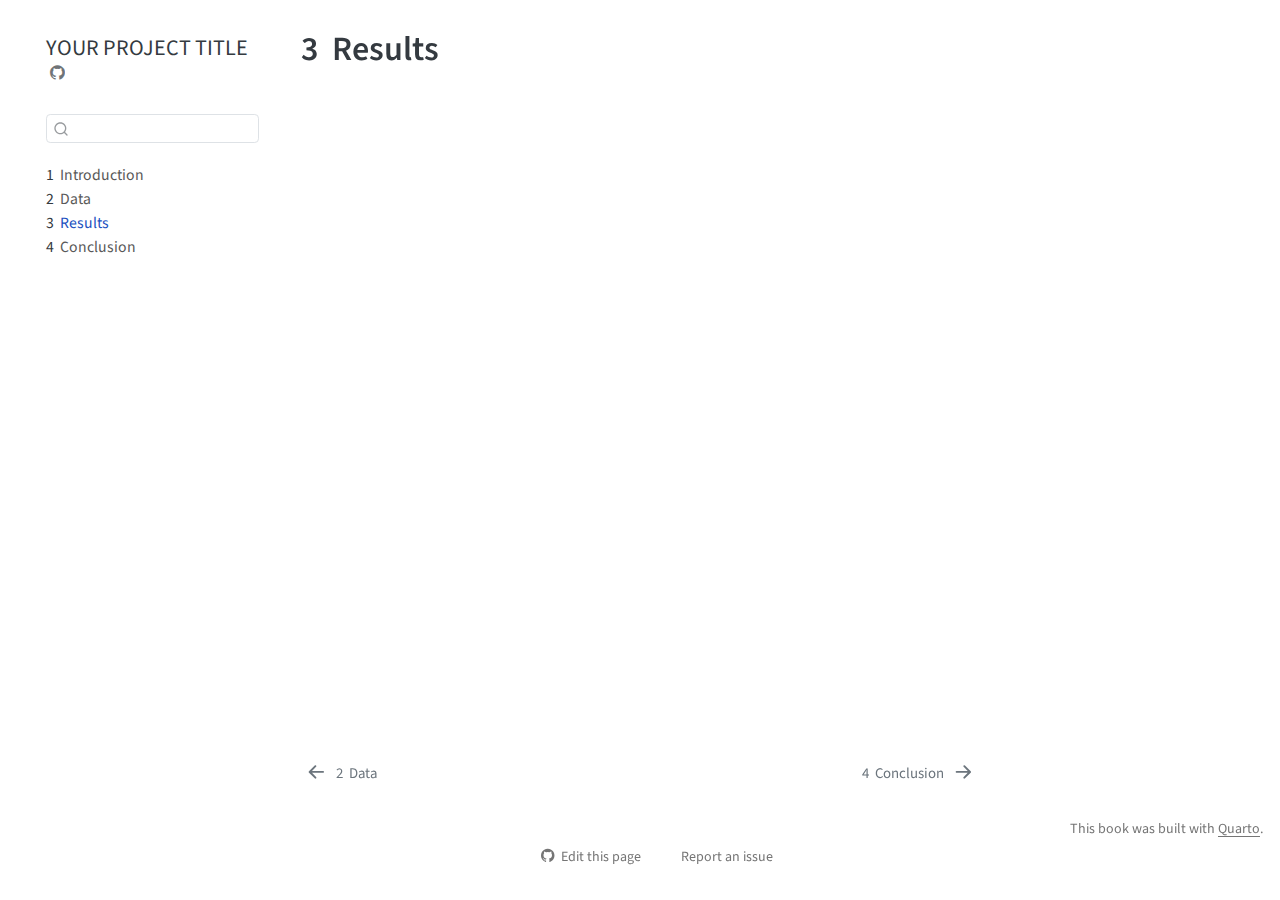
<file: docs/results.html>
<!DOCTYPE html>
<html xmlns="http://www.w3.org/1999/xhtml" lang="en" xml:lang="en"><head>

<meta charset="utf-8">
<meta name="generator" content="quarto-1.7.32">

<meta name="viewport" content="width=device-width, initial-scale=1.0, user-scalable=yes">


<title>3&nbsp; Results – YOUR PROJECT TITLE</title>
<style>
code{white-space: pre-wrap;}
span.smallcaps{font-variant: small-caps;}
div.columns{display: flex; gap: min(4vw, 1.5em);}
div.column{flex: auto; overflow-x: auto;}
div.hanging-indent{margin-left: 1.5em; text-indent: -1.5em;}
ul.task-list{list-style: none;}
ul.task-list li input[type="checkbox"] {
  width: 0.8em;
  margin: 0 0.8em 0.2em -1em; /* quarto-specific, see https://github.com/quarto-dev/quarto-cli/issues/4556 */ 
  vertical-align: middle;
}
</style>


<script src="site_libs/quarto-nav/quarto-nav.js"></script>
<script src="site_libs/quarto-nav/headroom.min.js"></script>
<script src="site_libs/clipboard/clipboard.min.js"></script>
<script src="site_libs/quarto-search/autocomplete.umd.js"></script>
<script src="site_libs/quarto-search/fuse.min.js"></script>
<script src="site_libs/quarto-search/quarto-search.js"></script>
<meta name="quarto:offset" content="./">
<link href="./conclusion.html" rel="next">
<link href="./data.html" rel="prev">
<script src="site_libs/quarto-html/quarto.js" type="module"></script>
<script src="site_libs/quarto-html/tabsets/tabsets.js" type="module"></script>
<script src="site_libs/quarto-html/popper.min.js"></script>
<script src="site_libs/quarto-html/tippy.umd.min.js"></script>
<script src="site_libs/quarto-html/anchor.min.js"></script>
<link href="site_libs/quarto-html/tippy.css" rel="stylesheet">
<link href="site_libs/quarto-html/quarto-syntax-highlighting-37eea08aefeeee20ff55810ff984fec1.css" rel="stylesheet" id="quarto-text-highlighting-styles">
<script src="site_libs/bootstrap/bootstrap.min.js"></script>
<link href="site_libs/bootstrap/bootstrap-icons.css" rel="stylesheet">
<link href="site_libs/bootstrap/bootstrap-485d01fc63b59abcd3ee1bf1e8e2748d.min.css" rel="stylesheet" append-hash="true" id="quarto-bootstrap" data-mode="light">
<script id="quarto-search-options" type="application/json">{
  "location": "sidebar",
  "copy-button": false,
  "collapse-after": 3,
  "panel-placement": "start",
  "type": "textbox",
  "limit": 50,
  "keyboard-shortcut": [
    "f",
    "/",
    "s"
  ],
  "show-item-context": false,
  "language": {
    "search-no-results-text": "No results",
    "search-matching-documents-text": "matching documents",
    "search-copy-link-title": "Copy link to search",
    "search-hide-matches-text": "Hide additional matches",
    "search-more-match-text": "more match in this document",
    "search-more-matches-text": "more matches in this document",
    "search-clear-button-title": "Clear",
    "search-text-placeholder": "",
    "search-detached-cancel-button-title": "Cancel",
    "search-submit-button-title": "Submit",
    "search-label": "Search"
  }
}</script>


</head>

<body class="nav-sidebar floating quarto-light">

<div id="quarto-search-results"></div>
  <header id="quarto-header" class="headroom fixed-top">
  <nav class="quarto-secondary-nav">
    <div class="container-fluid d-flex">
      <button type="button" class="quarto-btn-toggle btn" data-bs-toggle="collapse" role="button" data-bs-target=".quarto-sidebar-collapse-item" aria-controls="quarto-sidebar" aria-expanded="false" aria-label="Toggle sidebar navigation" onclick="if (window.quartoToggleHeadroom) { window.quartoToggleHeadroom(); }">
        <i class="bi bi-layout-text-sidebar-reverse"></i>
      </button>
        <nav class="quarto-page-breadcrumbs" aria-label="breadcrumb"><ol class="breadcrumb"><li class="breadcrumb-item"><a href="./results.html"><span class="chapter-number">3</span>&nbsp; <span class="chapter-title">Results</span></a></li></ol></nav>
        <a class="flex-grow-1" role="navigation" data-bs-toggle="collapse" data-bs-target=".quarto-sidebar-collapse-item" aria-controls="quarto-sidebar" aria-expanded="false" aria-label="Toggle sidebar navigation" onclick="if (window.quartoToggleHeadroom) { window.quartoToggleHeadroom(); }">      
        </a>
      <button type="button" class="btn quarto-search-button" aria-label="Search" onclick="window.quartoOpenSearch();">
        <i class="bi bi-search"></i>
      </button>
    </div>
  </nav>
</header>
<!-- content -->
<div id="quarto-content" class="quarto-container page-columns page-rows-contents page-layout-article">
<!-- sidebar -->
  <nav id="quarto-sidebar" class="sidebar collapse collapse-horizontal quarto-sidebar-collapse-item sidebar-navigation floating overflow-auto">
    <div class="pt-lg-2 mt-2 text-left sidebar-header">
    <div class="sidebar-title mb-0 py-0">
      <a href="./">YOUR PROJECT TITLE</a> 
        <div class="sidebar-tools-main">
    <a href="https://github.com/YOUR_GITHUB_ACCOUNT/REPO_NAME" title="Source Code" class="quarto-navigation-tool px-1" aria-label="Source Code"><i class="bi bi-github"></i></a>
</div>
    </div>
      </div>
        <div class="mt-2 flex-shrink-0 align-items-center">
        <div class="sidebar-search">
        <div id="quarto-search" class="" title="Search"></div>
        </div>
        </div>
    <div class="sidebar-menu-container"> 
    <ul class="list-unstyled mt-1">
        <li class="sidebar-item">
  <div class="sidebar-item-container"> 
  <a href="./index.html" class="sidebar-item-text sidebar-link">
 <span class="menu-text"><span class="chapter-number">1</span>&nbsp; <span class="chapter-title">Introduction</span></span></a>
  </div>
</li>
        <li class="sidebar-item">
  <div class="sidebar-item-container"> 
  <a href="./data.html" class="sidebar-item-text sidebar-link">
 <span class="menu-text"><span class="chapter-number">2</span>&nbsp; <span class="chapter-title">Data</span></span></a>
  </div>
</li>
        <li class="sidebar-item">
  <div class="sidebar-item-container"> 
  <a href="./results.html" class="sidebar-item-text sidebar-link active">
 <span class="menu-text"><span class="chapter-number">3</span>&nbsp; <span class="chapter-title">Results</span></span></a>
  </div>
</li>
        <li class="sidebar-item">
  <div class="sidebar-item-container"> 
  <a href="./conclusion.html" class="sidebar-item-text sidebar-link">
 <span class="menu-text"><span class="chapter-number">4</span>&nbsp; <span class="chapter-title">Conclusion</span></span></a>
  </div>
</li>
    </ul>
    </div>
</nav>
<div id="quarto-sidebar-glass" class="quarto-sidebar-collapse-item" data-bs-toggle="collapse" data-bs-target=".quarto-sidebar-collapse-item"></div>
<!-- margin-sidebar -->
    <div id="quarto-margin-sidebar" class="sidebar margin-sidebar zindex-bottom">
        
    </div>
<!-- main -->
<main class="content" id="quarto-document-content">

<header id="title-block-header" class="quarto-title-block default">
<div class="quarto-title">
<h1 class="title"><span class="chapter-number">3</span>&nbsp; <span class="chapter-title">Results</span></h1>
</div>



<div class="quarto-title-meta">

    
  
    
  </div>
  


</header>





</main> <!-- /main -->
<script id="quarto-html-after-body" type="application/javascript">
  window.document.addEventListener("DOMContentLoaded", function (event) {
    const icon = "";
    const anchorJS = new window.AnchorJS();
    anchorJS.options = {
      placement: 'right',
      icon: icon
    };
    anchorJS.add('.anchored');
    const isCodeAnnotation = (el) => {
      for (const clz of el.classList) {
        if (clz.startsWith('code-annotation-')) {                     
          return true;
        }
      }
      return false;
    }
    const onCopySuccess = function(e) {
      // button target
      const button = e.trigger;
      // don't keep focus
      button.blur();
      // flash "checked"
      button.classList.add('code-copy-button-checked');
      var currentTitle = button.getAttribute("title");
      button.setAttribute("title", "Copied!");
      let tooltip;
      if (window.bootstrap) {
        button.setAttribute("data-bs-toggle", "tooltip");
        button.setAttribute("data-bs-placement", "left");
        button.setAttribute("data-bs-title", "Copied!");
        tooltip = new bootstrap.Tooltip(button, 
          { trigger: "manual", 
            customClass: "code-copy-button-tooltip",
            offset: [0, -8]});
        tooltip.show();    
      }
      setTimeout(function() {
        if (tooltip) {
          tooltip.hide();
          button.removeAttribute("data-bs-title");
          button.removeAttribute("data-bs-toggle");
          button.removeAttribute("data-bs-placement");
        }
        button.setAttribute("title", currentTitle);
        button.classList.remove('code-copy-button-checked');
      }, 1000);
      // clear code selection
      e.clearSelection();
    }
    const getTextToCopy = function(trigger) {
        const codeEl = trigger.previousElementSibling.cloneNode(true);
        for (const childEl of codeEl.children) {
          if (isCodeAnnotation(childEl)) {
            childEl.remove();
          }
        }
        return codeEl.innerText;
    }
    const clipboard = new window.ClipboardJS('.code-copy-button:not([data-in-quarto-modal])', {
      text: getTextToCopy
    });
    clipboard.on('success', onCopySuccess);
    if (window.document.getElementById('quarto-embedded-source-code-modal')) {
      const clipboardModal = new window.ClipboardJS('.code-copy-button[data-in-quarto-modal]', {
        text: getTextToCopy,
        container: window.document.getElementById('quarto-embedded-source-code-modal')
      });
      clipboardModal.on('success', onCopySuccess);
    }
      var localhostRegex = new RegExp(/^(?:http|https):\/\/localhost\:?[0-9]*\//);
      var mailtoRegex = new RegExp(/^mailto:/);
        var filterRegex = new RegExp('/' + window.location.host + '/');
      var isInternal = (href) => {
          return filterRegex.test(href) || localhostRegex.test(href) || mailtoRegex.test(href);
      }
      // Inspect non-navigation links and adorn them if external
     var links = window.document.querySelectorAll('a[href]:not(.nav-link):not(.navbar-brand):not(.toc-action):not(.sidebar-link):not(.sidebar-item-toggle):not(.pagination-link):not(.no-external):not([aria-hidden]):not(.dropdown-item):not(.quarto-navigation-tool):not(.about-link)');
      for (var i=0; i<links.length; i++) {
        const link = links[i];
        if (!isInternal(link.href)) {
          // undo the damage that might have been done by quarto-nav.js in the case of
          // links that we want to consider external
          if (link.dataset.originalHref !== undefined) {
            link.href = link.dataset.originalHref;
          }
        }
      }
    function tippyHover(el, contentFn, onTriggerFn, onUntriggerFn) {
      const config = {
        allowHTML: true,
        maxWidth: 500,
        delay: 100,
        arrow: false,
        appendTo: function(el) {
            return el.parentElement;
        },
        interactive: true,
        interactiveBorder: 10,
        theme: 'quarto',
        placement: 'bottom-start',
      };
      if (contentFn) {
        config.content = contentFn;
      }
      if (onTriggerFn) {
        config.onTrigger = onTriggerFn;
      }
      if (onUntriggerFn) {
        config.onUntrigger = onUntriggerFn;
      }
      window.tippy(el, config); 
    }
    const noterefs = window.document.querySelectorAll('a[role="doc-noteref"]');
    for (var i=0; i<noterefs.length; i++) {
      const ref = noterefs[i];
      tippyHover(ref, function() {
        // use id or data attribute instead here
        let href = ref.getAttribute('data-footnote-href') || ref.getAttribute('href');
        try { href = new URL(href).hash; } catch {}
        const id = href.replace(/^#\/?/, "");
        const note = window.document.getElementById(id);
        if (note) {
          return note.innerHTML;
        } else {
          return "";
        }
      });
    }
    const xrefs = window.document.querySelectorAll('a.quarto-xref');
    const processXRef = (id, note) => {
      // Strip column container classes
      const stripColumnClz = (el) => {
        el.classList.remove("page-full", "page-columns");
        if (el.children) {
          for (const child of el.children) {
            stripColumnClz(child);
          }
        }
      }
      stripColumnClz(note)
      if (id === null || id.startsWith('sec-')) {
        // Special case sections, only their first couple elements
        const container = document.createElement("div");
        if (note.children && note.children.length > 2) {
          container.appendChild(note.children[0].cloneNode(true));
          for (let i = 1; i < note.children.length; i++) {
            const child = note.children[i];
            if (child.tagName === "P" && child.innerText === "") {
              continue;
            } else {
              container.appendChild(child.cloneNode(true));
              break;
            }
          }
          if (window.Quarto?.typesetMath) {
            window.Quarto.typesetMath(container);
          }
          return container.innerHTML
        } else {
          if (window.Quarto?.typesetMath) {
            window.Quarto.typesetMath(note);
          }
          return note.innerHTML;
        }
      } else {
        // Remove any anchor links if they are present
        const anchorLink = note.querySelector('a.anchorjs-link');
        if (anchorLink) {
          anchorLink.remove();
        }
        if (window.Quarto?.typesetMath) {
          window.Quarto.typesetMath(note);
        }
        if (note.classList.contains("callout")) {
          return note.outerHTML;
        } else {
          return note.innerHTML;
        }
      }
    }
    for (var i=0; i<xrefs.length; i++) {
      const xref = xrefs[i];
      tippyHover(xref, undefined, function(instance) {
        instance.disable();
        let url = xref.getAttribute('href');
        let hash = undefined; 
        if (url.startsWith('#')) {
          hash = url;
        } else {
          try { hash = new URL(url).hash; } catch {}
        }
        if (hash) {
          const id = hash.replace(/^#\/?/, "");
          const note = window.document.getElementById(id);
          if (note !== null) {
            try {
              const html = processXRef(id, note.cloneNode(true));
              instance.setContent(html);
            } finally {
              instance.enable();
              instance.show();
            }
          } else {
            // See if we can fetch this
            fetch(url.split('#')[0])
            .then(res => res.text())
            .then(html => {
              const parser = new DOMParser();
              const htmlDoc = parser.parseFromString(html, "text/html");
              const note = htmlDoc.getElementById(id);
              if (note !== null) {
                const html = processXRef(id, note);
                instance.setContent(html);
              } 
            }).finally(() => {
              instance.enable();
              instance.show();
            });
          }
        } else {
          // See if we can fetch a full url (with no hash to target)
          // This is a special case and we should probably do some content thinning / targeting
          fetch(url)
          .then(res => res.text())
          .then(html => {
            const parser = new DOMParser();
            const htmlDoc = parser.parseFromString(html, "text/html");
            const note = htmlDoc.querySelector('main.content');
            if (note !== null) {
              // This should only happen for chapter cross references
              // (since there is no id in the URL)
              // remove the first header
              if (note.children.length > 0 && note.children[0].tagName === "HEADER") {
                note.children[0].remove();
              }
              const html = processXRef(null, note);
              instance.setContent(html);
            } 
          }).finally(() => {
            instance.enable();
            instance.show();
          });
        }
      }, function(instance) {
      });
    }
        let selectedAnnoteEl;
        const selectorForAnnotation = ( cell, annotation) => {
          let cellAttr = 'data-code-cell="' + cell + '"';
          let lineAttr = 'data-code-annotation="' +  annotation + '"';
          const selector = 'span[' + cellAttr + '][' + lineAttr + ']';
          return selector;
        }
        const selectCodeLines = (annoteEl) => {
          const doc = window.document;
          const targetCell = annoteEl.getAttribute("data-target-cell");
          const targetAnnotation = annoteEl.getAttribute("data-target-annotation");
          const annoteSpan = window.document.querySelector(selectorForAnnotation(targetCell, targetAnnotation));
          const lines = annoteSpan.getAttribute("data-code-lines").split(",");
          const lineIds = lines.map((line) => {
            return targetCell + "-" + line;
          })
          let top = null;
          let height = null;
          let parent = null;
          if (lineIds.length > 0) {
              //compute the position of the single el (top and bottom and make a div)
              const el = window.document.getElementById(lineIds[0]);
              top = el.offsetTop;
              height = el.offsetHeight;
              parent = el.parentElement.parentElement;
            if (lineIds.length > 1) {
              const lastEl = window.document.getElementById(lineIds[lineIds.length - 1]);
              const bottom = lastEl.offsetTop + lastEl.offsetHeight;
              height = bottom - top;
            }
            if (top !== null && height !== null && parent !== null) {
              // cook up a div (if necessary) and position it 
              let div = window.document.getElementById("code-annotation-line-highlight");
              if (div === null) {
                div = window.document.createElement("div");
                div.setAttribute("id", "code-annotation-line-highlight");
                div.style.position = 'absolute';
                parent.appendChild(div);
              }
              div.style.top = top - 2 + "px";
              div.style.height = height + 4 + "px";
              div.style.left = 0;
              let gutterDiv = window.document.getElementById("code-annotation-line-highlight-gutter");
              if (gutterDiv === null) {
                gutterDiv = window.document.createElement("div");
                gutterDiv.setAttribute("id", "code-annotation-line-highlight-gutter");
                gutterDiv.style.position = 'absolute';
                const codeCell = window.document.getElementById(targetCell);
                const gutter = codeCell.querySelector('.code-annotation-gutter');
                gutter.appendChild(gutterDiv);
              }
              gutterDiv.style.top = top - 2 + "px";
              gutterDiv.style.height = height + 4 + "px";
            }
            selectedAnnoteEl = annoteEl;
          }
        };
        const unselectCodeLines = () => {
          const elementsIds = ["code-annotation-line-highlight", "code-annotation-line-highlight-gutter"];
          elementsIds.forEach((elId) => {
            const div = window.document.getElementById(elId);
            if (div) {
              div.remove();
            }
          });
          selectedAnnoteEl = undefined;
        };
          // Handle positioning of the toggle
      window.addEventListener(
        "resize",
        throttle(() => {
          elRect = undefined;
          if (selectedAnnoteEl) {
            selectCodeLines(selectedAnnoteEl);
          }
        }, 10)
      );
      function throttle(fn, ms) {
      let throttle = false;
      let timer;
        return (...args) => {
          if(!throttle) { // first call gets through
              fn.apply(this, args);
              throttle = true;
          } else { // all the others get throttled
              if(timer) clearTimeout(timer); // cancel #2
              timer = setTimeout(() => {
                fn.apply(this, args);
                timer = throttle = false;
              }, ms);
          }
        };
      }
        // Attach click handler to the DT
        const annoteDls = window.document.querySelectorAll('dt[data-target-cell]');
        for (const annoteDlNode of annoteDls) {
          annoteDlNode.addEventListener('click', (event) => {
            const clickedEl = event.target;
            if (clickedEl !== selectedAnnoteEl) {
              unselectCodeLines();
              const activeEl = window.document.querySelector('dt[data-target-cell].code-annotation-active');
              if (activeEl) {
                activeEl.classList.remove('code-annotation-active');
              }
              selectCodeLines(clickedEl);
              clickedEl.classList.add('code-annotation-active');
            } else {
              // Unselect the line
              unselectCodeLines();
              clickedEl.classList.remove('code-annotation-active');
            }
          });
        }
    const findCites = (el) => {
      const parentEl = el.parentElement;
      if (parentEl) {
        const cites = parentEl.dataset.cites;
        if (cites) {
          return {
            el,
            cites: cites.split(' ')
          };
        } else {
          return findCites(el.parentElement)
        }
      } else {
        return undefined;
      }
    };
    var bibliorefs = window.document.querySelectorAll('a[role="doc-biblioref"]');
    for (var i=0; i<bibliorefs.length; i++) {
      const ref = bibliorefs[i];
      const citeInfo = findCites(ref);
      if (citeInfo) {
        tippyHover(citeInfo.el, function() {
          var popup = window.document.createElement('div');
          citeInfo.cites.forEach(function(cite) {
            var citeDiv = window.document.createElement('div');
            citeDiv.classList.add('hanging-indent');
            citeDiv.classList.add('csl-entry');
            var biblioDiv = window.document.getElementById('ref-' + cite);
            if (biblioDiv) {
              citeDiv.innerHTML = biblioDiv.innerHTML;
            }
            popup.appendChild(citeDiv);
          });
          return popup.innerHTML;
        });
      }
    }
  });
  </script>
<nav class="page-navigation">
  <div class="nav-page nav-page-previous">
      <a href="./data.html" class="pagination-link" aria-label="Data">
        <i class="bi bi-arrow-left-short"></i> <span class="nav-page-text"><span class="chapter-number">2</span>&nbsp; <span class="chapter-title">Data</span></span>
      </a>          
  </div>
  <div class="nav-page nav-page-next">
      <a href="./conclusion.html" class="pagination-link" aria-label="Conclusion">
        <span class="nav-page-text"><span class="chapter-number">4</span>&nbsp; <span class="chapter-title">Conclusion</span></span> <i class="bi bi-arrow-right-short"></i>
      </a>
  </div>
</nav>
</div> <!-- /content -->
<footer class="footer">
  <div class="nav-footer">
    <div class="nav-footer-left">
      &nbsp;
    </div>   
    <div class="nav-footer-center">
      &nbsp;
    <div class="toc-actions"><ul><li><a href="https://github.com/YOUR_GITHUB_ACCOUNT/REPO_NAME/edit/main/results.qmd" class="toc-action"><i class="bi bi-github"></i>Edit this page</a></li><li><a href="https://github.com/YOUR_GITHUB_ACCOUNT/REPO_NAME/issues/new" class="toc-action"><i class="bi empty"></i>Report an issue</a></li></ul></div></div>
    <div class="nav-footer-right">
<p>This book was built with <a href="https://quarto.org/">Quarto</a>.</p>
</div>
  </div>
</footer>




</body></html>
</file>
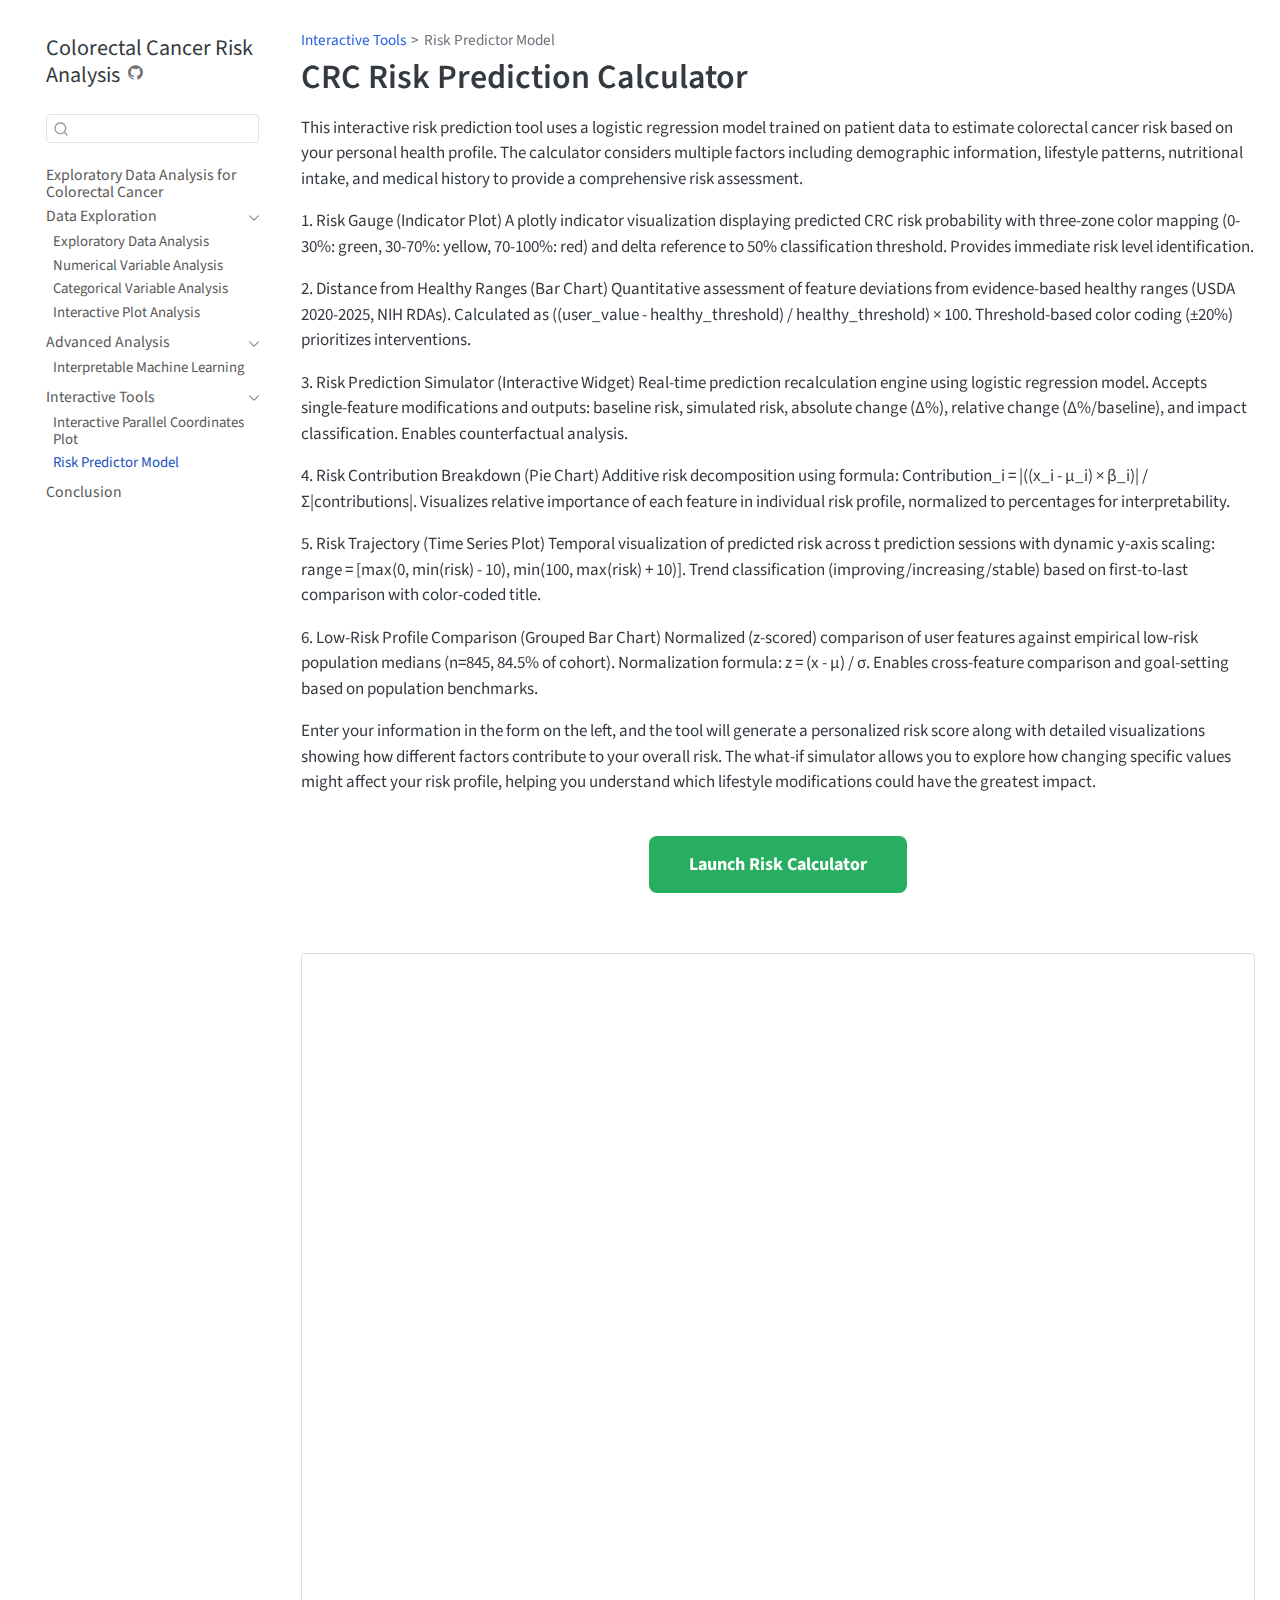
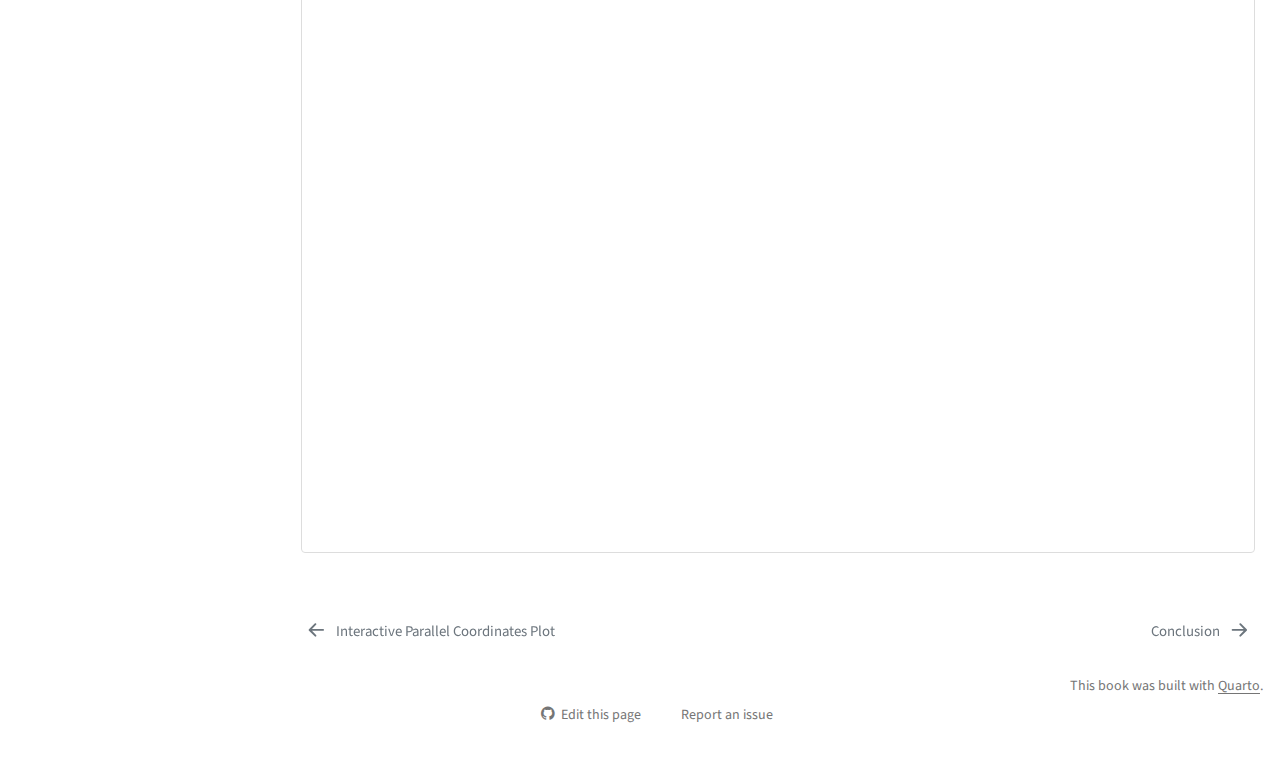
<file: docs/risk_prediction.html>
<!DOCTYPE html>
<html xmlns="http://www.w3.org/1999/xhtml" lang="en" xml:lang="en"><head>

<meta charset="utf-8">
<meta name="generator" content="quarto-1.7.32">

<meta name="viewport" content="width=device-width, initial-scale=1.0, user-scalable=yes">


<title>CRC Risk Prediction Calculator – Colorectal Cancer Risk Analysis</title>
<style>
code{white-space: pre-wrap;}
span.smallcaps{font-variant: small-caps;}
div.columns{display: flex; gap: min(4vw, 1.5em);}
div.column{flex: auto; overflow-x: auto;}
div.hanging-indent{margin-left: 1.5em; text-indent: -1.5em;}
ul.task-list{list-style: none;}
ul.task-list li input[type="checkbox"] {
  width: 0.8em;
  margin: 0 0.8em 0.2em -1em; /* quarto-specific, see https://github.com/quarto-dev/quarto-cli/issues/4556 */ 
  vertical-align: middle;
}
</style>


<script src="site_libs/quarto-nav/quarto-nav.js"></script>
<script src="site_libs/quarto-nav/headroom.min.js"></script>
<script src="site_libs/clipboard/clipboard.min.js"></script>
<script src="site_libs/quarto-search/autocomplete.umd.js"></script>
<script src="site_libs/quarto-search/fuse.min.js"></script>
<script src="site_libs/quarto-search/quarto-search.js"></script>
<meta name="quarto:offset" content="./">
<link href="./conclusion.html" rel="next">
<link href="./interactive_parallel_coords.html" rel="prev">
<script src="site_libs/quarto-html/quarto.js" type="module"></script>
<script src="site_libs/quarto-html/tabsets/tabsets.js" type="module"></script>
<script src="site_libs/quarto-html/popper.min.js"></script>
<script src="site_libs/quarto-html/tippy.umd.min.js"></script>
<script src="site_libs/quarto-html/anchor.min.js"></script>
<link href="site_libs/quarto-html/tippy.css" rel="stylesheet">
<link href="site_libs/quarto-html/quarto-syntax-highlighting-37eea08aefeeee20ff55810ff984fec1.css" rel="stylesheet" id="quarto-text-highlighting-styles">
<script src="site_libs/bootstrap/bootstrap.min.js"></script>
<link href="site_libs/bootstrap/bootstrap-icons.css" rel="stylesheet">
<link href="site_libs/bootstrap/bootstrap-b4506f859d1a3f0145e0503cc3b7d6a5.min.css" rel="stylesheet" append-hash="true" id="quarto-bootstrap" data-mode="light">
<script id="quarto-search-options" type="application/json">{
  "location": "sidebar",
  "copy-button": false,
  "collapse-after": 3,
  "panel-placement": "start",
  "type": "textbox",
  "limit": 50,
  "keyboard-shortcut": [
    "f",
    "/",
    "s"
  ],
  "show-item-context": false,
  "language": {
    "search-no-results-text": "No results",
    "search-matching-documents-text": "matching documents",
    "search-copy-link-title": "Copy link to search",
    "search-hide-matches-text": "Hide additional matches",
    "search-more-match-text": "more match in this document",
    "search-more-matches-text": "more matches in this document",
    "search-clear-button-title": "Clear",
    "search-text-placeholder": "",
    "search-detached-cancel-button-title": "Cancel",
    "search-submit-button-title": "Submit",
    "search-label": "Search"
  }
}</script>


</head>

<body class="nav-sidebar floating quarto-light">

<div id="quarto-search-results"></div>
  <header id="quarto-header" class="headroom fixed-top">
  <nav class="quarto-secondary-nav">
    <div class="container-fluid d-flex">
      <button type="button" class="quarto-btn-toggle btn" data-bs-toggle="collapse" role="button" data-bs-target=".quarto-sidebar-collapse-item" aria-controls="quarto-sidebar" aria-expanded="false" aria-label="Toggle sidebar navigation" onclick="if (window.quartoToggleHeadroom) { window.quartoToggleHeadroom(); }">
        <i class="bi bi-layout-text-sidebar-reverse"></i>
      </button>
        <nav class="quarto-page-breadcrumbs" aria-label="breadcrumb"><ol class="breadcrumb"><li class="breadcrumb-item"><a href="./interactive_parallel_coords.html">Interactive Tools</a></li><li class="breadcrumb-item"><a href="./risk_prediction.html"><span class="chapter-title">Risk Predictor Model</span></a></li></ol></nav>
        <a class="flex-grow-1" role="navigation" data-bs-toggle="collapse" data-bs-target=".quarto-sidebar-collapse-item" aria-controls="quarto-sidebar" aria-expanded="false" aria-label="Toggle sidebar navigation" onclick="if (window.quartoToggleHeadroom) { window.quartoToggleHeadroom(); }">      
        </a>
      <button type="button" class="btn quarto-search-button" aria-label="Search" onclick="window.quartoOpenSearch();">
        <i class="bi bi-search"></i>
      </button>
    </div>
  </nav>
</header>
<!-- content -->
<div id="quarto-content" class="quarto-container page-columns page-rows-contents page-layout-full">
<!-- sidebar -->
  <nav id="quarto-sidebar" class="sidebar collapse collapse-horizontal quarto-sidebar-collapse-item sidebar-navigation floating overflow-auto">
    <div class="pt-lg-2 mt-2 text-left sidebar-header">
    <div class="sidebar-title mb-0 py-0">
      <a href="./">Colorectal Cancer Risk Analysis</a> 
        <div class="sidebar-tools-main">
    <a href="https://github.com/KshamaaS/colorectal-cancer-analysis" title="Source Code" class="quarto-navigation-tool px-1" aria-label="Source Code"><i class="bi bi-github"></i></a>
</div>
    </div>
      </div>
        <div class="mt-2 flex-shrink-0 align-items-center">
        <div class="sidebar-search">
        <div id="quarto-search" class="" title="Search"></div>
        </div>
        </div>
    <div class="sidebar-menu-container"> 
    <ul class="list-unstyled mt-1">
        <li class="sidebar-item">
  <div class="sidebar-item-container"> 
  <a href="./index.html" class="sidebar-item-text sidebar-link"><span class="chapter-title">Exploratory Data Analysis for Colorectal Cancer</span></a>
  </div>
</li>
        <li class="sidebar-item sidebar-item-section">
      <div class="sidebar-item-container"> 
            <a class="sidebar-item-text sidebar-link text-start" data-bs-toggle="collapse" data-bs-target="#quarto-sidebar-section-1" role="navigation" aria-expanded="true">
 <span class="menu-text">Data Exploration</span></a>
          <a class="sidebar-item-toggle text-start" data-bs-toggle="collapse" data-bs-target="#quarto-sidebar-section-1" role="navigation" aria-expanded="true" aria-label="Toggle section">
            <i class="bi bi-chevron-right ms-2"></i>
          </a> 
      </div>
      <ul id="quarto-sidebar-section-1" class="collapse list-unstyled sidebar-section depth1 show">  
          <li class="sidebar-item">
  <div class="sidebar-item-container"> 
  <a href="./CRC_EDA.html" class="sidebar-item-text sidebar-link"><span class="chapter-title">Exploratory Data Analysis</span></a>
  </div>
</li>
          <li class="sidebar-item">
  <div class="sidebar-item-container"> 
  <a href="./CRC_Numerical_Variable_Analysis.html" class="sidebar-item-text sidebar-link"><span class="chapter-title">Numerical Variable Analysis</span></a>
  </div>
</li>
          <li class="sidebar-item">
  <div class="sidebar-item-container"> 
  <a href="./CRC_Categorical_Variable_Analysis.html" class="sidebar-item-text sidebar-link"><span class="chapter-title">Categorical Variable Analysis</span></a>
  </div>
</li>
          <li class="sidebar-item">
  <div class="sidebar-item-container"> 
  <a href="./CRC_Variable_Analysis.html" class="sidebar-item-text sidebar-link"><span class="chapter-title">Interactive Plot Analysis</span></a>
  </div>
</li>
      </ul>
  </li>
        <li class="sidebar-item sidebar-item-section">
      <div class="sidebar-item-container"> 
            <a class="sidebar-item-text sidebar-link text-start" data-bs-toggle="collapse" data-bs-target="#quarto-sidebar-section-2" role="navigation" aria-expanded="true">
 <span class="menu-text">Advanced Analysis</span></a>
          <a class="sidebar-item-toggle text-start" data-bs-toggle="collapse" data-bs-target="#quarto-sidebar-section-2" role="navigation" aria-expanded="true" aria-label="Toggle section">
            <i class="bi bi-chevron-right ms-2"></i>
          </a> 
      </div>
      <ul id="quarto-sidebar-section-2" class="collapse list-unstyled sidebar-section depth1 show">  
          <li class="sidebar-item">
  <div class="sidebar-item-container"> 
  <a href="./CRC_IML_Analysis.html" class="sidebar-item-text sidebar-link"><span class="chapter-title">Interpretable Machine Learning</span></a>
  </div>
</li>
      </ul>
  </li>
        <li class="sidebar-item sidebar-item-section">
      <div class="sidebar-item-container"> 
            <a class="sidebar-item-text sidebar-link text-start" data-bs-toggle="collapse" data-bs-target="#quarto-sidebar-section-3" role="navigation" aria-expanded="true">
 <span class="menu-text">Interactive Tools</span></a>
          <a class="sidebar-item-toggle text-start" data-bs-toggle="collapse" data-bs-target="#quarto-sidebar-section-3" role="navigation" aria-expanded="true" aria-label="Toggle section">
            <i class="bi bi-chevron-right ms-2"></i>
          </a> 
      </div>
      <ul id="quarto-sidebar-section-3" class="collapse list-unstyled sidebar-section depth1 show">  
          <li class="sidebar-item">
  <div class="sidebar-item-container"> 
  <a href="./interactive_parallel_coords.html" class="sidebar-item-text sidebar-link"><span class="chapter-title">Interactive Parallel Coordinates Plot</span></a>
  </div>
</li>
          <li class="sidebar-item">
  <div class="sidebar-item-container"> 
  <a href="./risk_prediction.html" class="sidebar-item-text sidebar-link active"><span class="chapter-title">Risk Predictor Model</span></a>
  </div>
</li>
      </ul>
  </li>
        <li class="sidebar-item">
  <div class="sidebar-item-container"> 
  <a href="./conclusion.html" class="sidebar-item-text sidebar-link"><span class="chapter-title">Conclusion</span></a>
  </div>
</li>
    </ul>
    </div>
</nav>
<div id="quarto-sidebar-glass" class="quarto-sidebar-collapse-item" data-bs-toggle="collapse" data-bs-target=".quarto-sidebar-collapse-item"></div>
<!-- margin-sidebar -->
    <div id="quarto-margin-sidebar" class="sidebar margin-sidebar zindex-bottom">
        
    </div>
<!-- main -->
<main class="content column-page-right" id="quarto-document-content">

<header id="title-block-header" class="quarto-title-block default"><nav class="quarto-page-breadcrumbs quarto-title-breadcrumbs d-none d-lg-block" aria-label="breadcrumb"><ol class="breadcrumb"><li class="breadcrumb-item"><a href="./interactive_parallel_coords.html">Interactive Tools</a></li><li class="breadcrumb-item"><a href="./risk_prediction.html"><span class="chapter-title">Risk Predictor Model</span></a></li></ol></nav>
<div class="quarto-title">
<h1 class="title"><span class="chapter-title">CRC Risk Prediction Calculator</span></h1>
</div>



<div class="quarto-title-meta column-page-right">

    
  
    
  </div>
  


</header>


<p>This interactive risk prediction tool uses a logistic regression model trained on patient data to estimate colorectal cancer risk based on your personal health profile. The calculator considers multiple factors including demographic information, lifestyle patterns, nutritional intake, and medical history to provide a comprehensive risk assessment.</p>
<p>1.⁠ ⁠Risk Gauge (Indicator Plot) A plotly indicator visualization displaying predicted CRC risk probability with three-zone color mapping (0-30%: green, 30-70%: yellow, 70-100%: red) and delta reference to 50% classification threshold. Provides immediate risk level identification.</p>
<p>2.⁠ ⁠Distance from Healthy Ranges (Bar Chart) Quantitative assessment of feature deviations from evidence-based healthy ranges (USDA 2020-2025, NIH RDAs). Calculated as ((user_value - healthy_threshold) / healthy_threshold) × 100. Threshold-based color coding (±20%) prioritizes interventions.</p>
<p>3.⁠ ⁠Risk Prediction Simulator (Interactive Widget) Real-time prediction recalculation engine using logistic regression model. Accepts single-feature modifications and outputs: baseline risk, simulated risk, absolute change (Δ%), relative change (Δ%/baseline), and impact classification. Enables counterfactual analysis.</p>
<p>4.⁠ ⁠Risk Contribution Breakdown (Pie Chart) Additive risk decomposition using formula: Contribution_i = |((x_i - μ_i) × β_i)| / Σ|contributions|. Visualizes relative importance of each feature in individual risk profile, normalized to percentages for interpretability.</p>
<p>5.⁠ ⁠Risk Trajectory (Time Series Plot) Temporal visualization of predicted risk across t prediction sessions with dynamic y-axis scaling: range = [max(0, min(risk) - 10), min(100, max(risk) + 10)]. Trend classification (improving/increasing/stable) based on first-to-last comparison with color-coded title.</p>
<p>6.⁠ ⁠Low-Risk Profile Comparison (Grouped Bar Chart) Normalized (z-scored) comparison of user features against empirical low-risk population medians (n=845, 84.5% of cohort). Normalization formula: z = (x - μ) / σ. Enables cross-feature comparison and goal-setting based on population benchmarks.</p>
<p>Enter your information in the form on the left, and the tool will generate a personalized risk score along with detailed visualizations showing how different factors contribute to your overall risk. The what-if simulator allows you to explore how changing specific values might affect your risk profile, helping you understand which lifestyle modifications could have the greatest impact.</p>
<div style="text-align: center; margin: 40px 0;">
<p><a href="https://qpwgv0-kshamaa-suresh.shinyapps.io/risk_prediction/" target="_blank" style="display: inline-block; padding: 15px 40px; background-color: #27AE60; color: white; text-decoration: none; border-radius: 8px; font-size: 18px; font-weight: bold;"> Launch Risk Calculator </a></p>
</div>
<iframe src="https://qpwgv0-kshamaa-suresh.shinyapps.io/risk_prediction/" width="100%" height="1200px" style="border: 1px solid #ddd; border-radius: 4px; margin-top: 20px;">
</iframe>



</main> <!-- /main -->
<script id="quarto-html-after-body" type="application/javascript">
  window.document.addEventListener("DOMContentLoaded", function (event) {
    const icon = "";
    const anchorJS = new window.AnchorJS();
    anchorJS.options = {
      placement: 'right',
      icon: icon
    };
    anchorJS.add('.anchored');
    const isCodeAnnotation = (el) => {
      for (const clz of el.classList) {
        if (clz.startsWith('code-annotation-')) {                     
          return true;
        }
      }
      return false;
    }
    const onCopySuccess = function(e) {
      // button target
      const button = e.trigger;
      // don't keep focus
      button.blur();
      // flash "checked"
      button.classList.add('code-copy-button-checked');
      var currentTitle = button.getAttribute("title");
      button.setAttribute("title", "Copied!");
      let tooltip;
      if (window.bootstrap) {
        button.setAttribute("data-bs-toggle", "tooltip");
        button.setAttribute("data-bs-placement", "left");
        button.setAttribute("data-bs-title", "Copied!");
        tooltip = new bootstrap.Tooltip(button, 
          { trigger: "manual", 
            customClass: "code-copy-button-tooltip",
            offset: [0, -8]});
        tooltip.show();    
      }
      setTimeout(function() {
        if (tooltip) {
          tooltip.hide();
          button.removeAttribute("data-bs-title");
          button.removeAttribute("data-bs-toggle");
          button.removeAttribute("data-bs-placement");
        }
        button.setAttribute("title", currentTitle);
        button.classList.remove('code-copy-button-checked');
      }, 1000);
      // clear code selection
      e.clearSelection();
    }
    const getTextToCopy = function(trigger) {
        const codeEl = trigger.previousElementSibling.cloneNode(true);
        for (const childEl of codeEl.children) {
          if (isCodeAnnotation(childEl)) {
            childEl.remove();
          }
        }
        return codeEl.innerText;
    }
    const clipboard = new window.ClipboardJS('.code-copy-button:not([data-in-quarto-modal])', {
      text: getTextToCopy
    });
    clipboard.on('success', onCopySuccess);
    if (window.document.getElementById('quarto-embedded-source-code-modal')) {
      const clipboardModal = new window.ClipboardJS('.code-copy-button[data-in-quarto-modal]', {
        text: getTextToCopy,
        container: window.document.getElementById('quarto-embedded-source-code-modal')
      });
      clipboardModal.on('success', onCopySuccess);
    }
      var localhostRegex = new RegExp(/^(?:http|https):\/\/localhost\:?[0-9]*\//);
      var mailtoRegex = new RegExp(/^mailto:/);
        var filterRegex = new RegExp('/' + window.location.host + '/');
      var isInternal = (href) => {
          return filterRegex.test(href) || localhostRegex.test(href) || mailtoRegex.test(href);
      }
      // Inspect non-navigation links and adorn them if external
     var links = window.document.querySelectorAll('a[href]:not(.nav-link):not(.navbar-brand):not(.toc-action):not(.sidebar-link):not(.sidebar-item-toggle):not(.pagination-link):not(.no-external):not([aria-hidden]):not(.dropdown-item):not(.quarto-navigation-tool):not(.about-link)');
      for (var i=0; i<links.length; i++) {
        const link = links[i];
        if (!isInternal(link.href)) {
          // undo the damage that might have been done by quarto-nav.js in the case of
          // links that we want to consider external
          if (link.dataset.originalHref !== undefined) {
            link.href = link.dataset.originalHref;
          }
        }
      }
    function tippyHover(el, contentFn, onTriggerFn, onUntriggerFn) {
      const config = {
        allowHTML: true,
        maxWidth: 500,
        delay: 100,
        arrow: false,
        appendTo: function(el) {
            return el.parentElement;
        },
        interactive: true,
        interactiveBorder: 10,
        theme: 'quarto',
        placement: 'bottom-start',
      };
      if (contentFn) {
        config.content = contentFn;
      }
      if (onTriggerFn) {
        config.onTrigger = onTriggerFn;
      }
      if (onUntriggerFn) {
        config.onUntrigger = onUntriggerFn;
      }
      window.tippy(el, config); 
    }
    const noterefs = window.document.querySelectorAll('a[role="doc-noteref"]');
    for (var i=0; i<noterefs.length; i++) {
      const ref = noterefs[i];
      tippyHover(ref, function() {
        // use id or data attribute instead here
        let href = ref.getAttribute('data-footnote-href') || ref.getAttribute('href');
        try { href = new URL(href).hash; } catch {}
        const id = href.replace(/^#\/?/, "");
        const note = window.document.getElementById(id);
        if (note) {
          return note.innerHTML;
        } else {
          return "";
        }
      });
    }
    const xrefs = window.document.querySelectorAll('a.quarto-xref');
    const processXRef = (id, note) => {
      // Strip column container classes
      const stripColumnClz = (el) => {
        el.classList.remove("page-full", "page-columns");
        if (el.children) {
          for (const child of el.children) {
            stripColumnClz(child);
          }
        }
      }
      stripColumnClz(note)
      if (id === null || id.startsWith('sec-')) {
        // Special case sections, only their first couple elements
        const container = document.createElement("div");
        if (note.children && note.children.length > 2) {
          container.appendChild(note.children[0].cloneNode(true));
          for (let i = 1; i < note.children.length; i++) {
            const child = note.children[i];
            if (child.tagName === "P" && child.innerText === "") {
              continue;
            } else {
              container.appendChild(child.cloneNode(true));
              break;
            }
          }
          if (window.Quarto?.typesetMath) {
            window.Quarto.typesetMath(container);
          }
          return container.innerHTML
        } else {
          if (window.Quarto?.typesetMath) {
            window.Quarto.typesetMath(note);
          }
          return note.innerHTML;
        }
      } else {
        // Remove any anchor links if they are present
        const anchorLink = note.querySelector('a.anchorjs-link');
        if (anchorLink) {
          anchorLink.remove();
        }
        if (window.Quarto?.typesetMath) {
          window.Quarto.typesetMath(note);
        }
        if (note.classList.contains("callout")) {
          return note.outerHTML;
        } else {
          return note.innerHTML;
        }
      }
    }
    for (var i=0; i<xrefs.length; i++) {
      const xref = xrefs[i];
      tippyHover(xref, undefined, function(instance) {
        instance.disable();
        let url = xref.getAttribute('href');
        let hash = undefined; 
        if (url.startsWith('#')) {
          hash = url;
        } else {
          try { hash = new URL(url).hash; } catch {}
        }
        if (hash) {
          const id = hash.replace(/^#\/?/, "");
          const note = window.document.getElementById(id);
          if (note !== null) {
            try {
              const html = processXRef(id, note.cloneNode(true));
              instance.setContent(html);
            } finally {
              instance.enable();
              instance.show();
            }
          } else {
            // See if we can fetch this
            fetch(url.split('#')[0])
            .then(res => res.text())
            .then(html => {
              const parser = new DOMParser();
              const htmlDoc = parser.parseFromString(html, "text/html");
              const note = htmlDoc.getElementById(id);
              if (note !== null) {
                const html = processXRef(id, note);
                instance.setContent(html);
              } 
            }).finally(() => {
              instance.enable();
              instance.show();
            });
          }
        } else {
          // See if we can fetch a full url (with no hash to target)
          // This is a special case and we should probably do some content thinning / targeting
          fetch(url)
          .then(res => res.text())
          .then(html => {
            const parser = new DOMParser();
            const htmlDoc = parser.parseFromString(html, "text/html");
            const note = htmlDoc.querySelector('main.content');
            if (note !== null) {
              // This should only happen for chapter cross references
              // (since there is no id in the URL)
              // remove the first header
              if (note.children.length > 0 && note.children[0].tagName === "HEADER") {
                note.children[0].remove();
              }
              const html = processXRef(null, note);
              instance.setContent(html);
            } 
          }).finally(() => {
            instance.enable();
            instance.show();
          });
        }
      }, function(instance) {
      });
    }
        let selectedAnnoteEl;
        const selectorForAnnotation = ( cell, annotation) => {
          let cellAttr = 'data-code-cell="' + cell + '"';
          let lineAttr = 'data-code-annotation="' +  annotation + '"';
          const selector = 'span[' + cellAttr + '][' + lineAttr + ']';
          return selector;
        }
        const selectCodeLines = (annoteEl) => {
          const doc = window.document;
          const targetCell = annoteEl.getAttribute("data-target-cell");
          const targetAnnotation = annoteEl.getAttribute("data-target-annotation");
          const annoteSpan = window.document.querySelector(selectorForAnnotation(targetCell, targetAnnotation));
          const lines = annoteSpan.getAttribute("data-code-lines").split(",");
          const lineIds = lines.map((line) => {
            return targetCell + "-" + line;
          })
          let top = null;
          let height = null;
          let parent = null;
          if (lineIds.length > 0) {
              //compute the position of the single el (top and bottom and make a div)
              const el = window.document.getElementById(lineIds[0]);
              top = el.offsetTop;
              height = el.offsetHeight;
              parent = el.parentElement.parentElement;
            if (lineIds.length > 1) {
              const lastEl = window.document.getElementById(lineIds[lineIds.length - 1]);
              const bottom = lastEl.offsetTop + lastEl.offsetHeight;
              height = bottom - top;
            }
            if (top !== null && height !== null && parent !== null) {
              // cook up a div (if necessary) and position it 
              let div = window.document.getElementById("code-annotation-line-highlight");
              if (div === null) {
                div = window.document.createElement("div");
                div.setAttribute("id", "code-annotation-line-highlight");
                div.style.position = 'absolute';
                parent.appendChild(div);
              }
              div.style.top = top - 2 + "px";
              div.style.height = height + 4 + "px";
              div.style.left = 0;
              let gutterDiv = window.document.getElementById("code-annotation-line-highlight-gutter");
              if (gutterDiv === null) {
                gutterDiv = window.document.createElement("div");
                gutterDiv.setAttribute("id", "code-annotation-line-highlight-gutter");
                gutterDiv.style.position = 'absolute';
                const codeCell = window.document.getElementById(targetCell);
                const gutter = codeCell.querySelector('.code-annotation-gutter');
                gutter.appendChild(gutterDiv);
              }
              gutterDiv.style.top = top - 2 + "px";
              gutterDiv.style.height = height + 4 + "px";
            }
            selectedAnnoteEl = annoteEl;
          }
        };
        const unselectCodeLines = () => {
          const elementsIds = ["code-annotation-line-highlight", "code-annotation-line-highlight-gutter"];
          elementsIds.forEach((elId) => {
            const div = window.document.getElementById(elId);
            if (div) {
              div.remove();
            }
          });
          selectedAnnoteEl = undefined;
        };
          // Handle positioning of the toggle
      window.addEventListener(
        "resize",
        throttle(() => {
          elRect = undefined;
          if (selectedAnnoteEl) {
            selectCodeLines(selectedAnnoteEl);
          }
        }, 10)
      );
      function throttle(fn, ms) {
      let throttle = false;
      let timer;
        return (...args) => {
          if(!throttle) { // first call gets through
              fn.apply(this, args);
              throttle = true;
          } else { // all the others get throttled
              if(timer) clearTimeout(timer); // cancel #2
              timer = setTimeout(() => {
                fn.apply(this, args);
                timer = throttle = false;
              }, ms);
          }
        };
      }
        // Attach click handler to the DT
        const annoteDls = window.document.querySelectorAll('dt[data-target-cell]');
        for (const annoteDlNode of annoteDls) {
          annoteDlNode.addEventListener('click', (event) => {
            const clickedEl = event.target;
            if (clickedEl !== selectedAnnoteEl) {
              unselectCodeLines();
              const activeEl = window.document.querySelector('dt[data-target-cell].code-annotation-active');
              if (activeEl) {
                activeEl.classList.remove('code-annotation-active');
              }
              selectCodeLines(clickedEl);
              clickedEl.classList.add('code-annotation-active');
            } else {
              // Unselect the line
              unselectCodeLines();
              clickedEl.classList.remove('code-annotation-active');
            }
          });
        }
    const findCites = (el) => {
      const parentEl = el.parentElement;
      if (parentEl) {
        const cites = parentEl.dataset.cites;
        if (cites) {
          return {
            el,
            cites: cites.split(' ')
          };
        } else {
          return findCites(el.parentElement)
        }
      } else {
        return undefined;
      }
    };
    var bibliorefs = window.document.querySelectorAll('a[role="doc-biblioref"]');
    for (var i=0; i<bibliorefs.length; i++) {
      const ref = bibliorefs[i];
      const citeInfo = findCites(ref);
      if (citeInfo) {
        tippyHover(citeInfo.el, function() {
          var popup = window.document.createElement('div');
          citeInfo.cites.forEach(function(cite) {
            var citeDiv = window.document.createElement('div');
            citeDiv.classList.add('hanging-indent');
            citeDiv.classList.add('csl-entry');
            var biblioDiv = window.document.getElementById('ref-' + cite);
            if (biblioDiv) {
              citeDiv.innerHTML = biblioDiv.innerHTML;
            }
            popup.appendChild(citeDiv);
          });
          return popup.innerHTML;
        });
      }
    }
  });
  </script>
<nav class="page-navigation column-page-right">
  <div class="nav-page nav-page-previous">
      <a href="./interactive_parallel_coords.html" class="pagination-link" aria-label="Interactive Parallel Coordinates Plot">
        <i class="bi bi-arrow-left-short"></i> <span class="nav-page-text"><span class="chapter-title">Interactive Parallel Coordinates Plot</span></span>
      </a>          
  </div>
  <div class="nav-page nav-page-next">
      <a href="./conclusion.html" class="pagination-link" aria-label="Conclusion">
        <span class="nav-page-text"><span class="chapter-title">Conclusion</span></span> <i class="bi bi-arrow-right-short"></i>
      </a>
  </div>
</nav>
</div> <!-- /content -->
<footer class="footer">
  <div class="nav-footer">
    <div class="nav-footer-left">
      &nbsp;
    </div>   
    <div class="nav-footer-center">
      &nbsp;
    <div class="toc-actions"><ul><li><a href="https://github.com/KshamaaS/colorectal-cancer-analysis/edit/main/risk_prediction.qmd" class="toc-action"><i class="bi bi-github"></i>Edit this page</a></li><li><a href="https://github.com/KshamaaS/colorectal-cancer-analysis/issues/new" class="toc-action"><i class="bi empty"></i>Report an issue</a></li></ul></div></div>
    <div class="nav-footer-right">
<p>This book was built with <a href="https://quarto.org/">Quarto</a>.</p>
</div>
  </div>
</footer>




</body></html>
</file>
<file: docs/site_libs/quarto-html/tippy.css>
.tippy-box[data-animation=fade][data-state=hidden]{opacity:0}[data-tippy-root]{max-width:calc(100vw - 10px)}.tippy-box{position:relative;background-color:#333;color:#fff;border-radius:4px;font-size:14px;line-height:1.4;white-space:normal;outline:0;transition-property:transform,visibility,opacity}.tippy-box[data-placement^=top]>.tippy-arrow{bottom:0}.tippy-box[data-placement^=top]>.tippy-arrow:before{bottom:-7px;left:0;border-width:8px 8px 0;border-top-color:initial;transform-origin:center top}.tippy-box[data-placement^=bottom]>.tippy-arrow{top:0}.tippy-box[data-placement^=bottom]>.tippy-arrow:before{top:-7px;left:0;border-width:0 8px 8px;border-bottom-color:initial;transform-origin:center bottom}.tippy-box[data-placement^=left]>.tippy-arrow{right:0}.tippy-box[data-placement^=left]>.tippy-arrow:before{border-width:8px 0 8px 8px;border-left-color:initial;right:-7px;transform-origin:center left}.tippy-box[data-placement^=right]>.tippy-arrow{left:0}.tippy-box[data-placement^=right]>.tippy-arrow:before{left:-7px;border-width:8px 8px 8px 0;border-right-color:initial;transform-origin:center right}.tippy-box[data-inertia][data-state=visible]{transition-timing-function:cubic-bezier(.54,1.5,.38,1.11)}.tippy-arrow{width:16px;height:16px;color:#333}.tippy-arrow:before{content:"";position:absolute;border-color:transparent;border-style:solid}.tippy-content{position:relative;padding:5px 9px;z-index:1}
</file>
<file: docs/site_libs/quarto-html/quarto-syntax-highlighting-37eea08aefeeee20ff55810ff984fec1.css>
/* quarto syntax highlight colors */
:root {
  --quarto-hl-ot-color: #003B4F;
  --quarto-hl-at-color: #657422;
  --quarto-hl-ss-color: #20794D;
  --quarto-hl-an-color: #5E5E5E;
  --quarto-hl-fu-color: #4758AB;
  --quarto-hl-st-color: #20794D;
  --quarto-hl-cf-color: #003B4F;
  --quarto-hl-op-color: #5E5E5E;
  --quarto-hl-er-color: #AD0000;
  --quarto-hl-bn-color: #AD0000;
  --quarto-hl-al-color: #AD0000;
  --quarto-hl-va-color: #111111;
  --quarto-hl-bu-color: inherit;
  --quarto-hl-ex-color: inherit;
  --quarto-hl-pp-color: #AD0000;
  --quarto-hl-in-color: #5E5E5E;
  --quarto-hl-vs-color: #20794D;
  --quarto-hl-wa-color: #5E5E5E;
  --quarto-hl-do-color: #5E5E5E;
  --quarto-hl-im-color: #00769E;
  --quarto-hl-ch-color: #20794D;
  --quarto-hl-dt-color: #AD0000;
  --quarto-hl-fl-color: #AD0000;
  --quarto-hl-co-color: #5E5E5E;
  --quarto-hl-cv-color: #5E5E5E;
  --quarto-hl-cn-color: #8f5902;
  --quarto-hl-sc-color: #5E5E5E;
  --quarto-hl-dv-color: #AD0000;
  --quarto-hl-kw-color: #003B4F;
}

/* other quarto variables */
:root {
  --quarto-font-monospace: SFMono-Regular, Menlo, Monaco, Consolas, "Liberation Mono", "Courier New", monospace;
}

/* syntax highlight based on Pandoc's rules */
pre > code.sourceCode > span {
  color: #003B4F;
}

code.sourceCode > span {
  color: #003B4F;
}

div.sourceCode,
div.sourceCode pre.sourceCode {
  color: #003B4F;
}

/* Normal */
code span {
  color: #003B4F;
}

/* Alert */
code span.al {
  color: #AD0000;
  font-style: inherit;
}

/* Annotation */
code span.an {
  color: #5E5E5E;
  font-style: inherit;
}

/* Attribute */
code span.at {
  color: #657422;
  font-style: inherit;
}

/* BaseN */
code span.bn {
  color: #AD0000;
  font-style: inherit;
}

/* BuiltIn */
code span.bu {
  font-style: inherit;
}

/* ControlFlow */
code span.cf {
  color: #003B4F;
  font-weight: bold;
  font-style: inherit;
}

/* Char */
code span.ch {
  color: #20794D;
  font-style: inherit;
}

/* Constant */
code span.cn {
  color: #8f5902;
  font-style: inherit;
}

/* Comment */
code span.co {
  color: #5E5E5E;
  font-style: inherit;
}

/* CommentVar */
code span.cv {
  color: #5E5E5E;
  font-style: italic;
}

/* Documentation */
code span.do {
  color: #5E5E5E;
  font-style: italic;
}

/* DataType */
code span.dt {
  color: #AD0000;
  font-style: inherit;
}

/* DecVal */
code span.dv {
  color: #AD0000;
  font-style: inherit;
}

/* Error */
code span.er {
  color: #AD0000;
  font-style: inherit;
}

/* Extension */
code span.ex {
  font-style: inherit;
}

/* Float */
code span.fl {
  color: #AD0000;
  font-style: inherit;
}

/* Function */
code span.fu {
  color: #4758AB;
  font-style: inherit;
}

/* Import */
code span.im {
  color: #00769E;
  font-style: inherit;
}

/* Information */
code span.in {
  color: #5E5E5E;
  font-style: inherit;
}

/* Keyword */
code span.kw {
  color: #003B4F;
  font-weight: bold;
  font-style: inherit;
}

/* Operator */
code span.op {
  color: #5E5E5E;
  font-style: inherit;
}

/* Other */
code span.ot {
  color: #003B4F;
  font-style: inherit;
}

/* Preprocessor */
code span.pp {
  color: #AD0000;
  font-style: inherit;
}

/* SpecialChar */
code span.sc {
  color: #5E5E5E;
  font-style: inherit;
}

/* SpecialString */
code span.ss {
  color: #20794D;
  font-style: inherit;
}

/* String */
code span.st {
  color: #20794D;
  font-style: inherit;
}

/* Variable */
code span.va {
  color: #111111;
  font-style: inherit;
}

/* VerbatimString */
code span.vs {
  color: #20794D;
  font-style: inherit;
}

/* Warning */
code span.wa {
  color: #5E5E5E;
  font-style: italic;
}

.prevent-inlining {
  content: "</";
}

/*# sourceMappingURL=27d3d809615f7771493d095567f04340.css.map */
</file>
